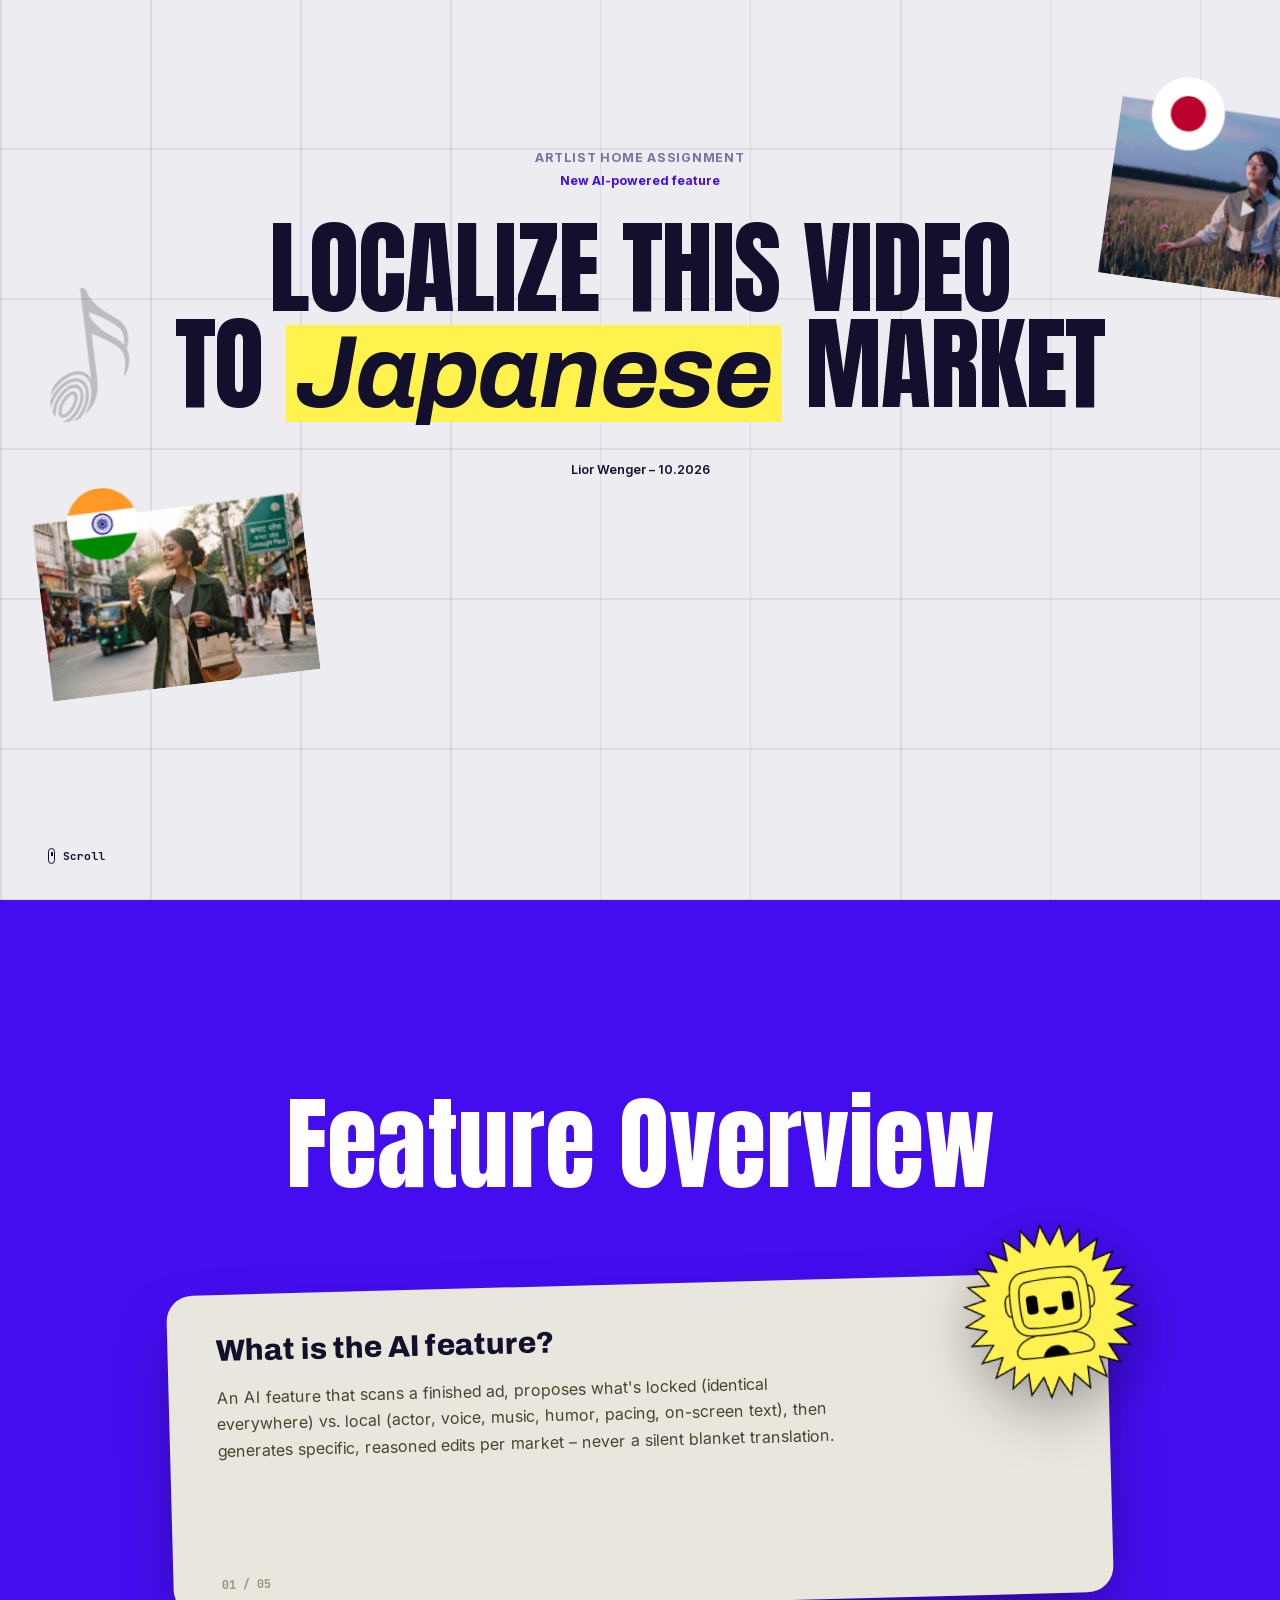
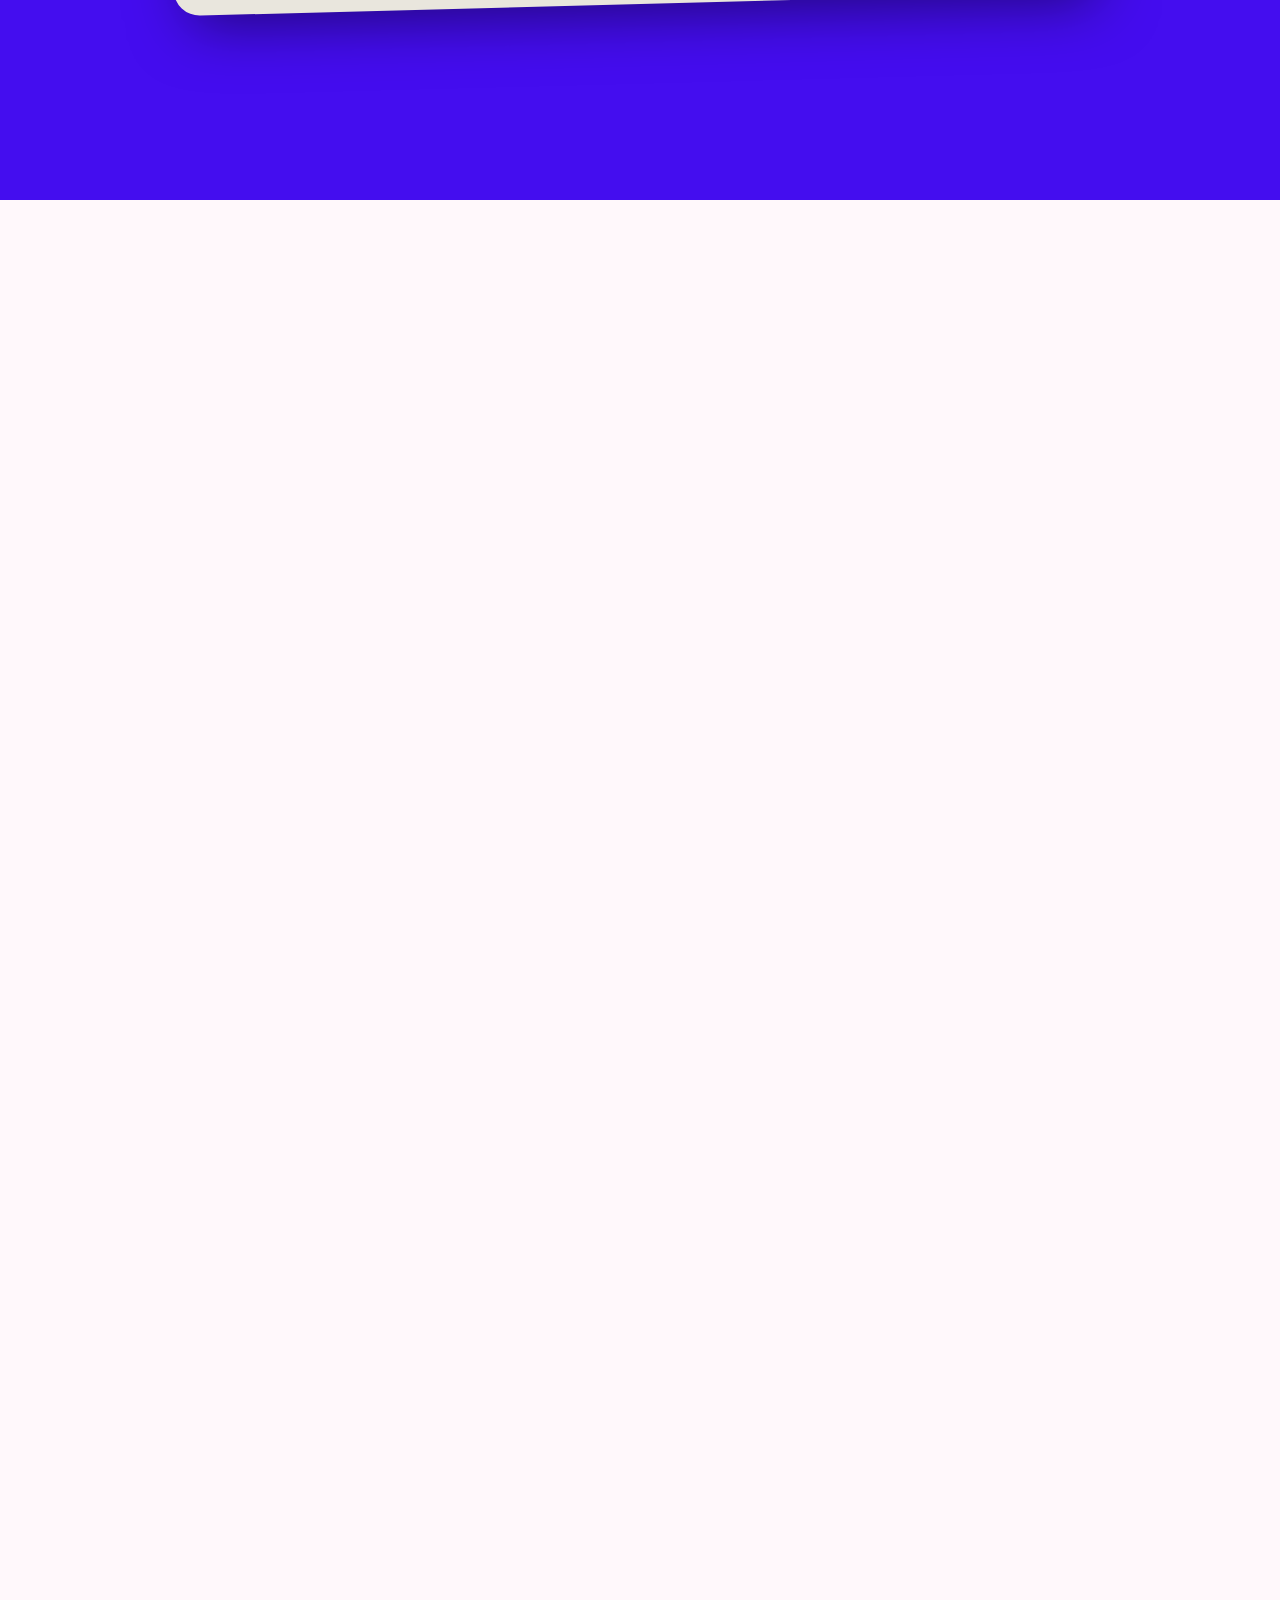
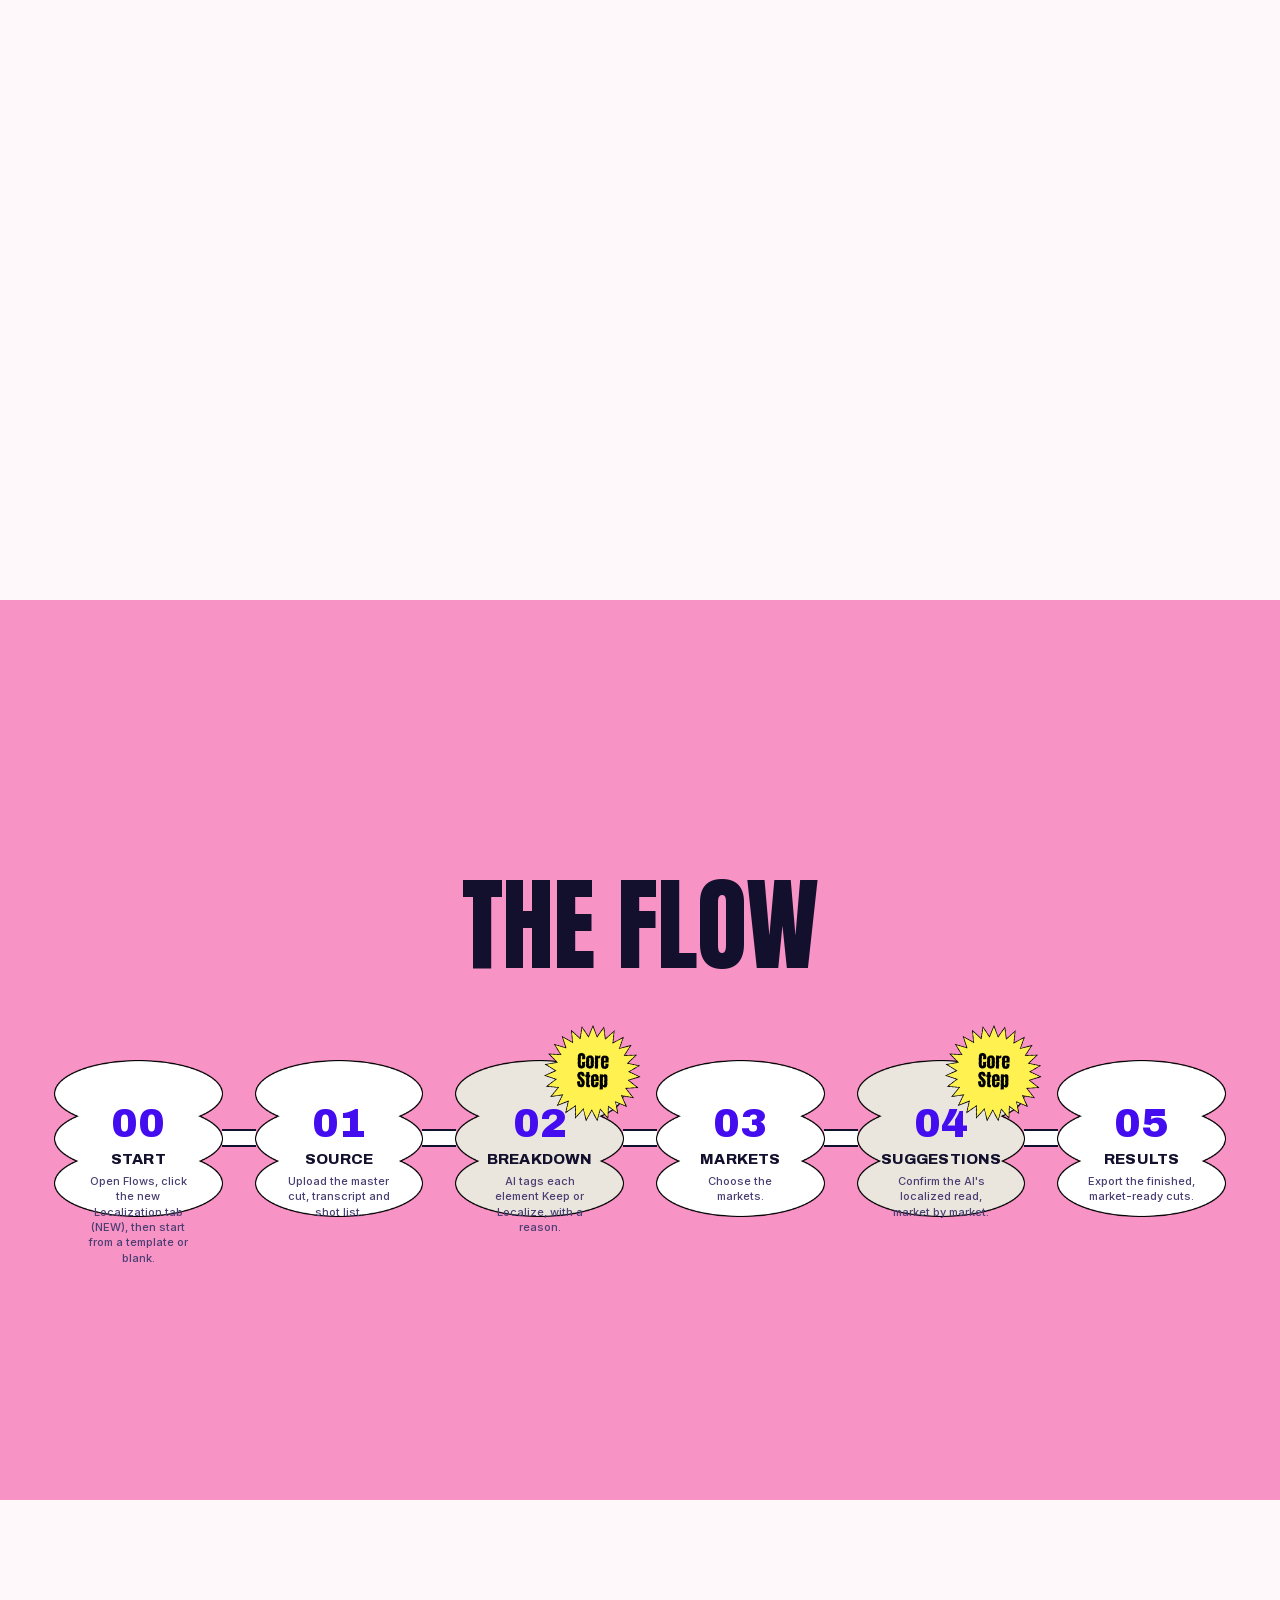
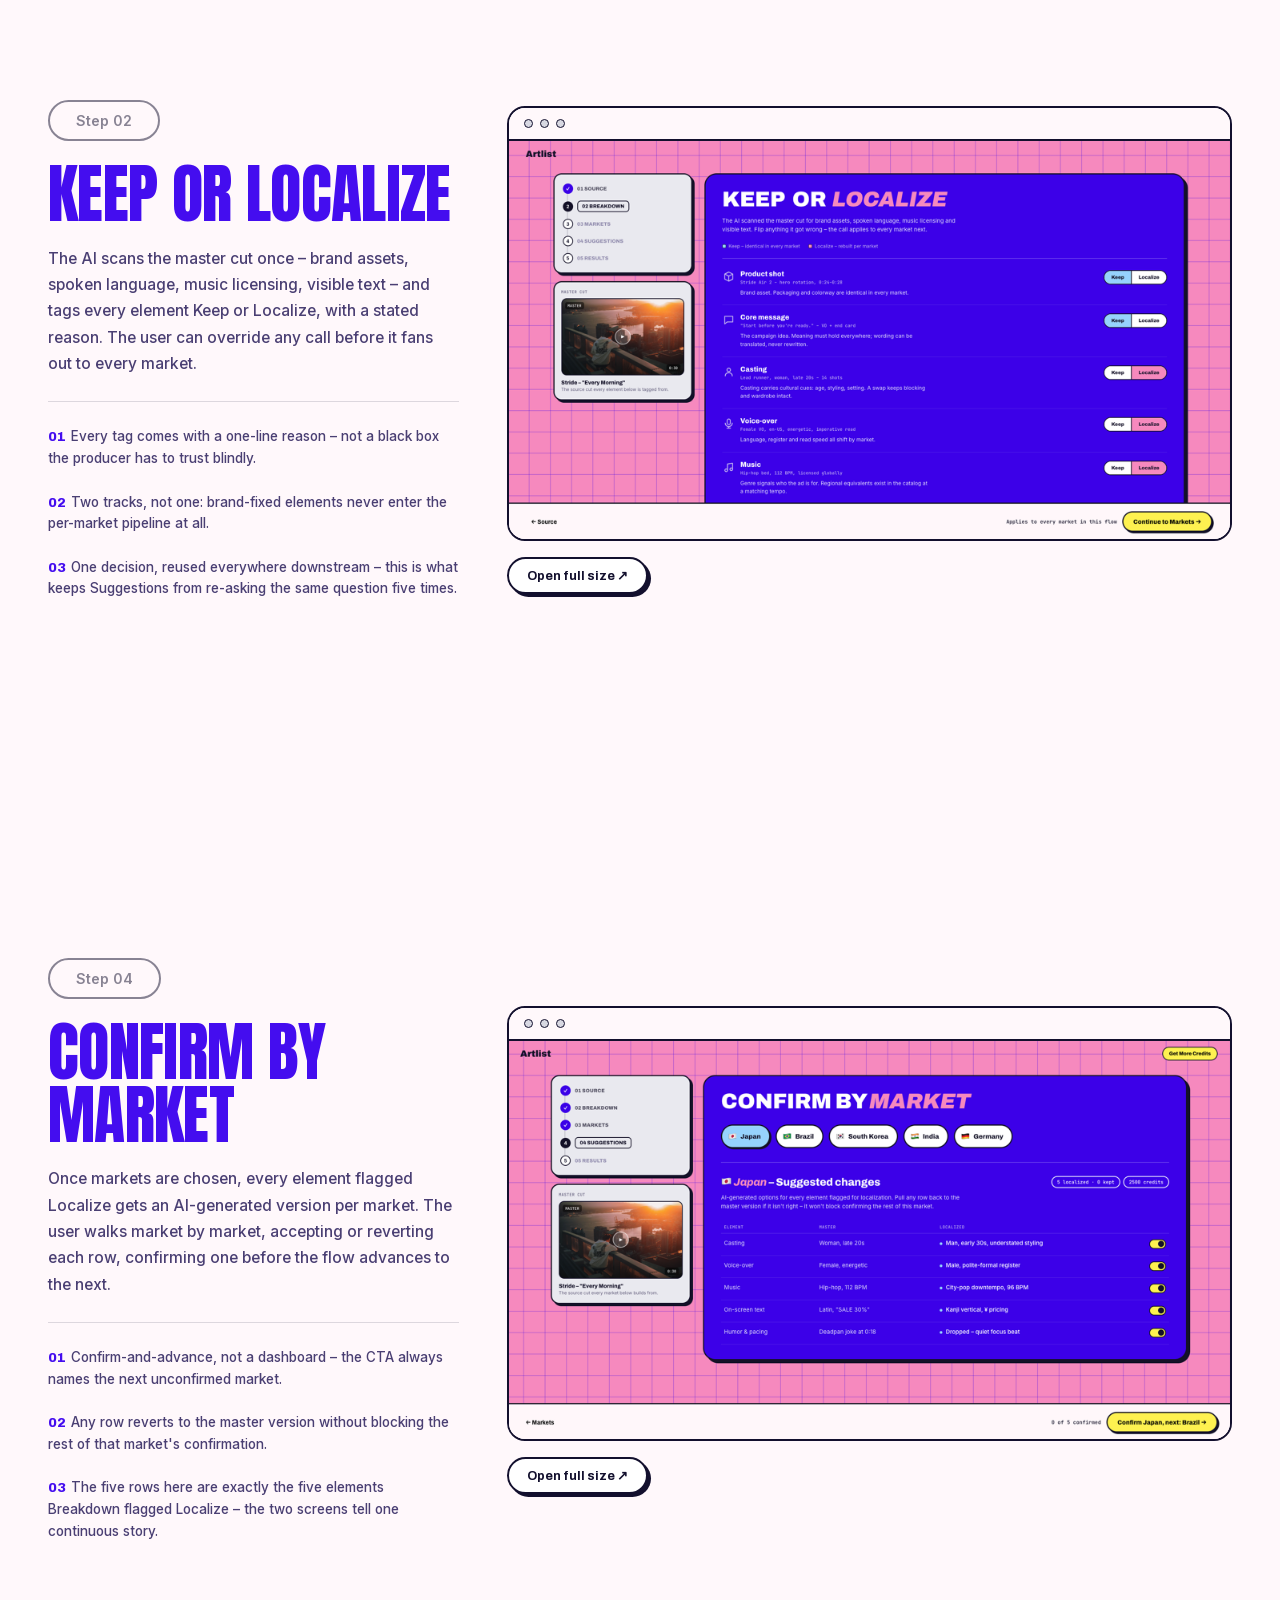
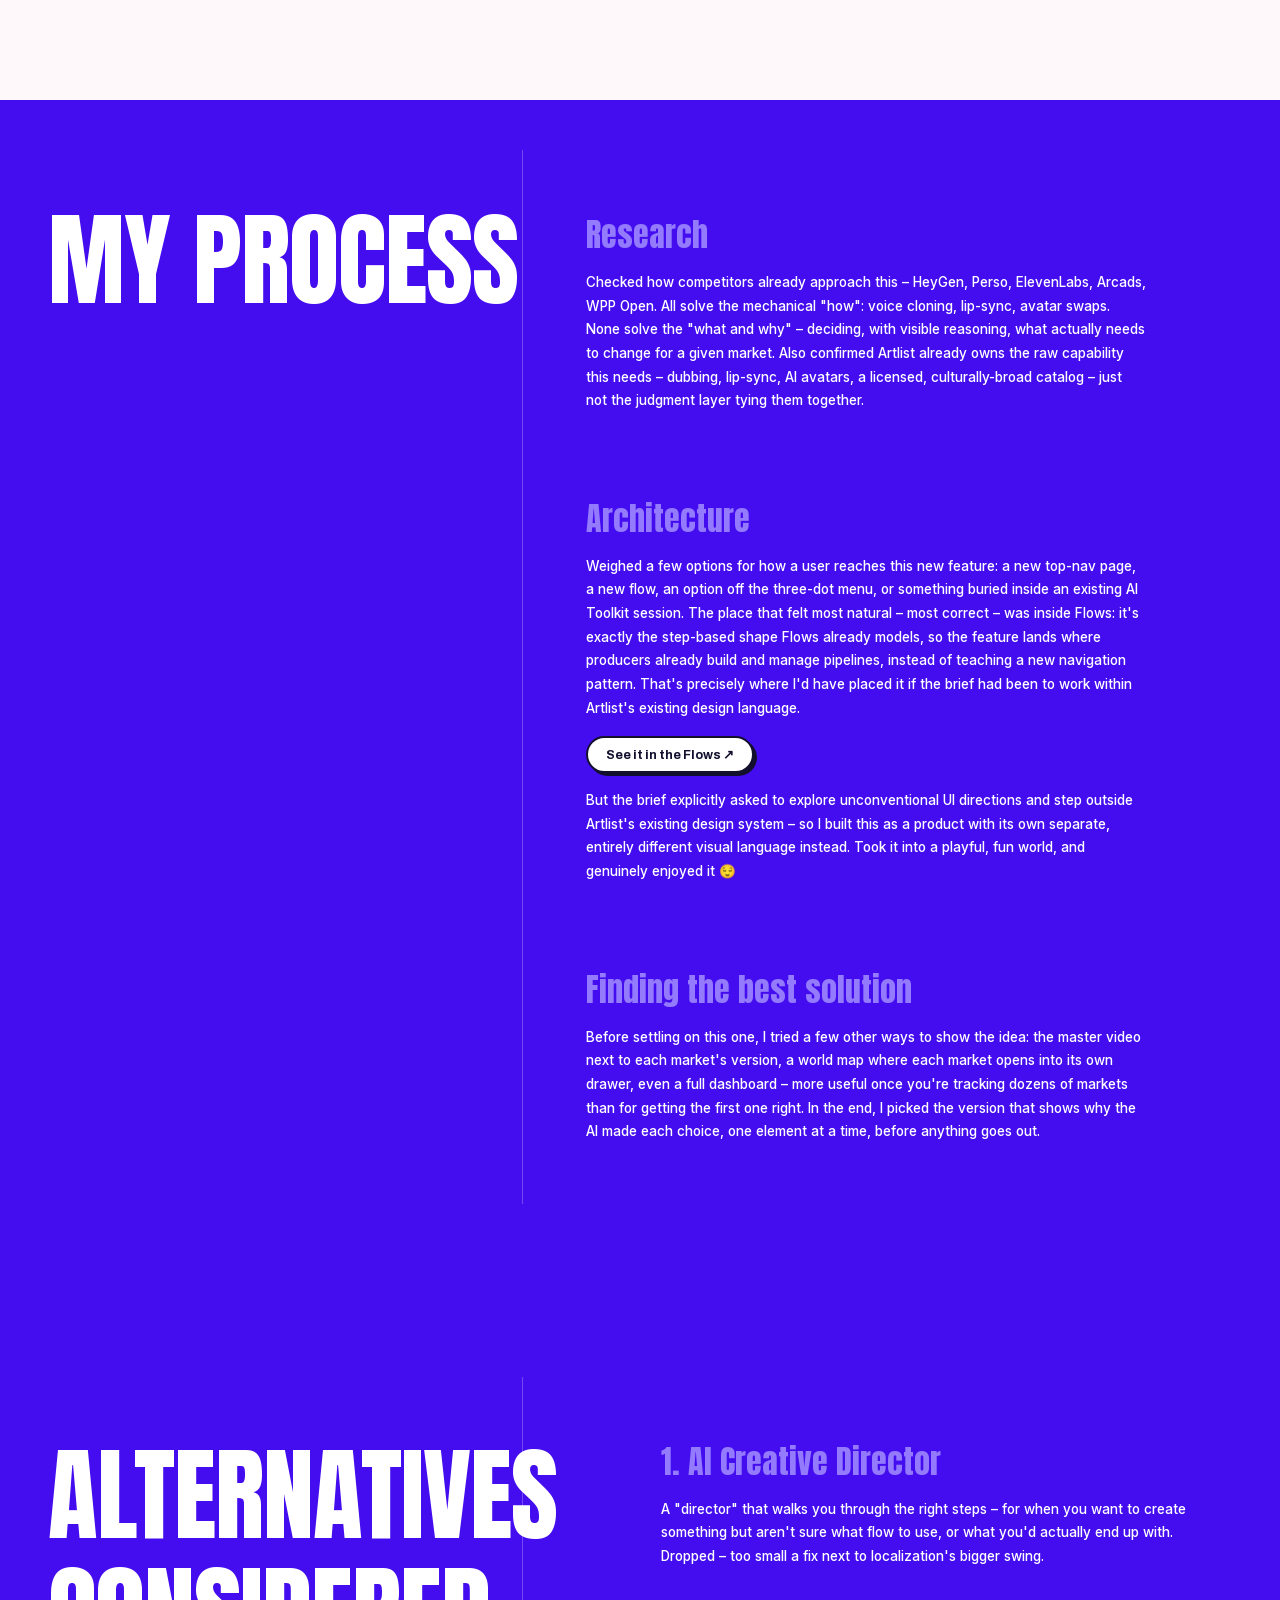
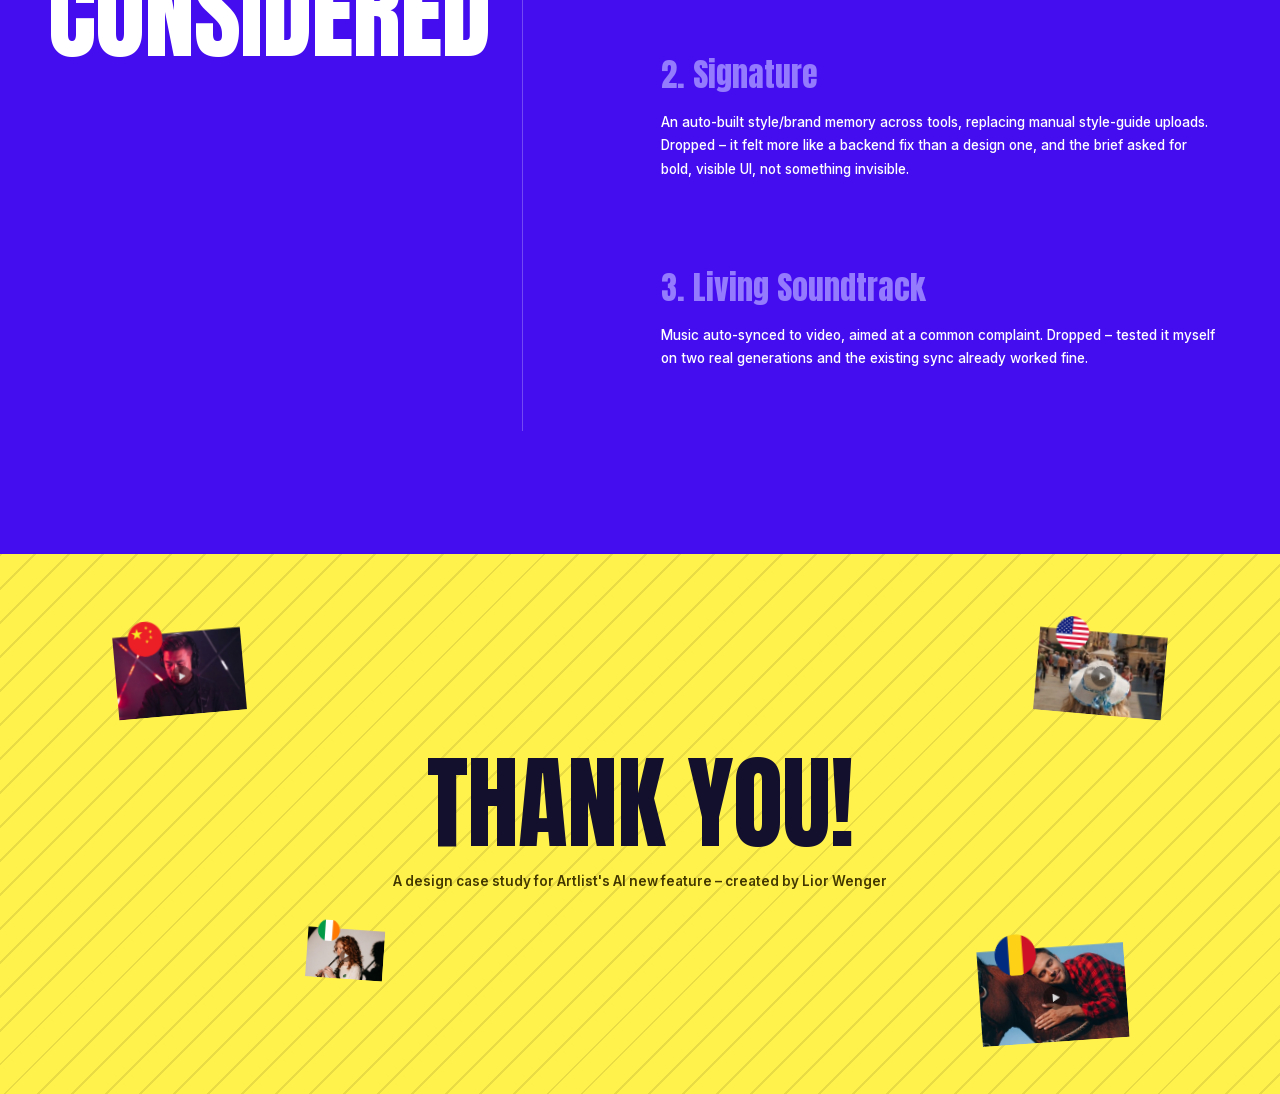
<file: index.html>
<!doctype html>
<html lang="en">
<head>
<meta charset="utf-8">
<meta name="viewport" content="width=device-width, initial-scale=1">
<title>Cultural Localization – Artlist AI Toolkit</title>
<link rel="stylesheet" href="fonts/fonts.css">
<style>
  :root{
    --pink:#F893C6; --indigo:#440DEF; --ink:#13102e; --cream:#fff8fb;
    --yellow:#fff24d; --yellow-ink:#433800; --lightblue:#9FD8FF;
    --ink-dim:#4a3f73; --ink-faint:#7a6fa8;
    --sans:'Inter',-apple-system,BlinkMacSystemFont,'Segoe UI',sans-serif;
    --display:'Archivo',var(--sans);
    --impact:'Anton',var(--display);
    --mono:'JetBrains Mono',ui-monospace,SFMono-Regular,Menlo,monospace;
  }
  *{box-sizing:border-box;}
  html{scroll-behavior:smooth;}
  html,body{margin:0;background:var(--cream);color:var(--ink);font-family:var(--sans);-webkit-font-smoothing:antialiased;}
  a{color:inherit;}
  h1,h2,h3{margin:0;}
  p{margin:0;}
  button{font-family:inherit;cursor:pointer;background:none;border:none;color:inherit;}

  .grid-pink{
    background-color:var(--pink);
    background-image:repeating-linear-gradient(0deg, rgba(68,13,239,.28) 0 2px, transparent 2px 56px),
                      repeating-linear-gradient(90deg, rgba(68,13,239,.28) 0 2px, transparent 2px 56px);
  }
  .solid-pink{background-color:var(--pink);}
  .grid-grey{
    background-color:#ececf1;
    background-image:repeating-linear-gradient(0deg, rgba(19,16,46,.08) 0 1.5px, transparent 1.5px 150px),
                      repeating-linear-gradient(90deg, rgba(19,16,46,.08) 0 1.5px, transparent 1.5px 150px);
  }
  .grid-indigo{
    background-color:var(--indigo);
  }

  .fold{min-height:100vh;display:flex;flex-direction:column;justify-content:center;padding:110px 48px;position:relative;}
  @media (max-width:720px){ .fold{padding:90px 22px;} }
  .fold-inner{max-width:1180px;margin:0 auto;width:100%;}

  .fold-title{font-family:var(--impact);font-weight:400;text-transform:uppercase;font-size:clamp(34px,5vw,64px);line-height:0.98;letter-spacing:-0.01em;max-width:900px;}
  .fold-title .acc{color:var(--indigo);font-family:var(--display);font-style:italic;font-weight:700;}
  .fold-lede{font-size:15.5px;line-height:1.7;color:var(--ink-dim);max-width:620px;margin-top:20px;font-weight:500;}


  /* ---------- hero ---------- */
  .hero-fold{height:900px;min-height:0;justify-content:flex-start;padding-top:150px;}
  .hero-fold .fold-inner{position:relative;display:flex;flex-direction:column;align-items:center;text-align:center;}
  .hero-eyebrow{display:flex;flex-direction:column;align-items:center;gap:8px;margin-bottom:32px;position:relative;z-index:2;}
  .he-line1{font-family:var(--sans);font-weight:700;font-size:12.5px;letter-spacing:.06em;text-transform:uppercase;color:var(--ink-faint);}
  .he-line2{font-family:var(--sans);font-weight:800;font-size:12.5px;color:var(--indigo);}
  .hero-fold h1{position:relative;z-index:2;text-align:center;font-family:var(--impact);font-weight:400;text-transform:uppercase;line-height:0.94;font-size:clamp(46px,8vw,104px);letter-spacing:-0.01em;}
  .hero-fold h1 .cycle-word{color:var(--ink);background:var(--yellow);padding:0 .08em;font-family:var(--display);font-style:italic;font-weight:700;text-transform:none;display:inline-block;transition:opacity .22s;}
  .hero-byline{position:relative;z-index:2;font-family:var(--sans);font-weight:600;font-size:12.5px;color:var(--ink);margin-top:40px;}

  .hero-photo{position:absolute;perspective:1600px;z-index:3;}
  .hero-photo-inner{position:relative;width:100%;height:100%;transform-style:preserve-3d;transition:transform 1.6s cubic-bezier(.45,0,.2,1);}
  .hero-photo.flipped .hero-photo-inner{transform:rotateY(180deg);}
  .hero-photo-face{position:absolute;inset:0;backface-visibility:hidden;-webkit-backface-visibility:hidden;overflow:hidden;}
  .hero-photo-face.back{transform:rotateY(180deg);}
  .hero-photo-face img{width:100%;height:100%;object-fit:cover;display:block;}

  .hero-photo-1{top:-64px;right:-150px;width:clamp(190px,21vw,300px);aspect-ratio:541/414;transform:rotate(8deg);}
  .hero-photo-2{top:330px;left:-10px;width:clamp(190px,21vw,300px);aspect-ratio:541/414;transform:rotate(-7deg);}
  @media (max-width:900px){ .hero-photo-1{top:-16px;right:-20px;width:clamp(130px,22vw,200px);} .hero-photo-2{top:260px;width:clamp(130px,22vw,200px);} }
  @media (max-width:600px){ .hero-photo-1{width:110px;right:0;} .hero-photo-2{top:230px;width:110px;} }

  .hero-shape{position:absolute;display:block;pointer-events:none;}
  /* mic/note live INSIDE their photo card now, so they can never end up positioned off-screen */
  .hero-photo-1 .hero-shape-mic{bottom:-224px;right:-65px;width:155px;z-index:4;opacity:.2;}
  .hero-photo-2 .hero-shape-note{top:-212px;left:14px;width:150px;z-index:4;opacity:.2;}

  .scroll-cue{position:absolute;bottom:36px;left:48px;font-family:var(--mono);font-weight:700;font-size:11px;color:var(--ink);display:flex;align-items:center;gap:8px;}
  .scroll-cue .dot{width:7px;height:16px;border:1.5px solid var(--ink);border-radius:5px;position:relative;}
  .scroll-cue .dot::after{content:'';position:absolute;top:3px;left:50%;width:2px;height:4px;background:var(--ink);transform:translateX(-50%);animation:cueMove 1.6s ease-in-out infinite;}
  @keyframes cueMove{0%,100%{top:3px;opacity:1;}50%{top:8px;opacity:.3;}}

  /* ---------- pinned feature-overview stack ---------- */
  .pin-section{position:relative;height:500vh;}
  .pin-sticky{position:sticky;top:0;height:100vh;overflow:hidden;display:flex;flex-direction:column;align-items:center;justify-content:center;padding:40px 24px;background-color:var(--indigo);
  }
  .pin-heading{position:relative;font-family:var(--impact);font-weight:400;text-transform:none;font-size:clamp(46px,8vw,104px);line-height:0.94;color:#fff;margin-bottom:92px;text-align:center;max-width:1000px;}
  .card-stack{position:relative;width:min(940px,80vw);height:320px;}
  @media (max-width:900px){ .card-stack{width:88vw;height:360px;} }
  @media (max-width:640px){ .card-stack{height:380px;} }
  .stack-card{position:absolute;inset:0;background:#e9e6dd;border-radius:26px;padding:40px 48px 32px;box-shadow:0 26px 60px -18px rgba(0,0,0,.5);transition:transform .6s cubic-bezier(.22,.9,.3,1);}
  @media (max-width:640px){ .stack-card{padding:28px 26px 22px;} }
  .stack-card[data-i="0"]{transform:translate(130vw,0) rotate(-1.5deg);}
  .stack-card[data-i="0"].active{transform:translate(0,0) rotate(-1.5deg);}
  .stack-card[data-i="1"]{transform:translate(130vw,10px) rotate(1.5deg);}
  .stack-card[data-i="1"].active{transform:translate(10px,10px) rotate(1.5deg);}
  .stack-card[data-i="2"]{transform:translate(130vw,22px) rotate(-2deg);}
  .stack-card[data-i="2"].active{transform:translate(-8px,22px) rotate(-2deg);}
  .stack-card[data-i="3"]{transform:translate(130vw,34px) rotate(1deg);}
  .stack-card[data-i="3"].active{transform:translate(6px,34px) rotate(1deg);}
  .stack-card[data-i="4"]{transform:translate(130vw,46px) rotate(-1deg);}
  .stack-card[data-i="4"].active{transform:translate(-4px,46px) rotate(-1deg);}
  .sc-q{font-family:var(--display);font-weight:800;font-size:clamp(18px,2.4vw,30px);margin-bottom:18px;max-width:none;white-space:nowrap;}
  .sc-a{font-size:16px;line-height:1.65;color:#4a4530;max-width:74%;}
  .sc-icon{position:absolute;width:176px;height:176px;object-fit:contain;filter:drop-shadow(0 18px 30px rgba(0,0,0,.35));}
  .stack-card[data-i="0"] .sc-icon{top:-50px;right:-32px;transform:rotate(-6deg);}
  .stack-card[data-i="1"] .sc-icon{top:50%;right:-56px;transform:translateY(-50%) rotate(6deg);}
  .stack-card[data-i="2"] .sc-icon{bottom:-40px;right:-8px;transform:rotate(-5deg);}
  .stack-card[data-i="3"] .sc-icon{top:12%;right:-44px;width:220px;height:220px;transform:rotate(-9deg);}
  .stack-card[data-i="4"] .sc-icon{bottom:-36px;right:-28px;transform:rotate(7deg);}
  @media (max-width:640px){
    .sc-icon{width:74px;height:74px;}
    .stack-card[data-i="0"] .sc-icon{top:-16px;right:-10px;}
    .stack-card[data-i="1"] .sc-icon{top:38%;right:-18px;transform:translateY(-50%) rotate(6deg);}
    .stack-card[data-i="2"] .sc-icon{bottom:-14px;right:-6px;}
    .stack-card[data-i="3"] .sc-icon{top:8%;right:-14px;width:92px;height:92px;}
    .stack-card[data-i="4"] .sc-icon{bottom:-12px;right:-8px;}
    .sc-q{max-width:66%;white-space:normal;} .sc-a{max-width:100%;}
  }
  .sc-num{position:absolute;bottom:22px;left:48px;font-family:var(--mono);font-weight:700;font-size:12px;color:#9b937a;}

  /* ---------- user flow ---------- */
  .flow-fold .fold-inner{max-width:1560px;}
  .flow-fold .fold-title{text-align:center;max-width:none;font-size:clamp(46px,8vw,104px);}
  .flow-fold .fold-lede{margin-left:auto;margin-right:auto;text-align:center;}
  .flow-strip{display:flex;align-items:center;justify-content:center;margin-top:50px;padding:34px 6px 8px;}
  .flow-item{position:relative;flex:1 1 0;min-width:0;max-width:260px;}
  .flow-shape{display:block;width:100%;height:auto;}
  .flow-content{position:absolute;inset:0;display:flex;flex-direction:column;align-items:center;justify-content:flex-start;text-align:center;padding:42px 28px 0;}
  .flow-num{font-family:var(--display);font-weight:900;font-size:clamp(30px,3.2vw,40px);color:var(--indigo);margin-bottom:6px;}
  .flow-name{font-family:var(--display);font-weight:800;font-size:15px;text-transform:uppercase;letter-spacing:.01em;color:var(--ink);margin-bottom:7px;}
  .flow-desc{font-size:11px;line-height:1.4;color:var(--ink-dim);font-weight:500;max-width:135px;}
  .flow-connector{flex:0 0 34px;height:18px;align-self:center;background:#fff;border-top:2.5px solid var(--ink);border-bottom:2.5px solid var(--ink);margin:0 -1px;}
  .flow-badge{position:absolute;top:-42px;right:-24px;width:111px;height:111px;transform:rotate(-8deg);}
  @media (max-width:980px){ .flow-strip{justify-content:flex-start;} .flow-item{width:160px;} .flow-connector{width:32px;} .flow-badge{width:90px;height:90px;top:-33px;right:-18px;} }
  @media (max-width:640px){ .flow-item{width:140px;} .flow-connector{width:24px;height:14px;} .flow-badge{width:78px;height:78px;top:-27px;right:-15px;} }

  /* ---------- screen folds ---------- */
  .screen-fold{background:var(--cream);}
  .screen-fold .fold-inner{max-width:1440px;}
  .step-pill{display:inline-flex;align-items:center;border:2.5px solid var(--ink);border-radius:999px;padding:10px 26px;font-family:var(--sans);font-weight:600;font-size:14px;color:var(--ink);background:transparent;opacity:.5;margin-bottom:22px;}
  .sc-grid{display:grid;grid-template-columns:0.85fr 1.5fr;gap:48px;align-items:center;}
  @media (max-width:900px){ .sc-grid{grid-template-columns:1fr;} }
  .sc-text .fold-title{margin-bottom:16px;color:var(--indigo);}
  .sc-text .fold-title .acc{color:inherit;font-family:inherit;font-style:normal;font-weight:inherit;}
  .sc-divider{width:100%;max-width:480px;height:1px;background:rgba(19,16,46,.14);border:none;margin:24px 0;}
  .sc-callouts{display:flex;flex-direction:column;gap:22px;max-width:480px;margin-top:0;}
  .sc-callout-row{font-size:13.5px;line-height:1.6;color:var(--ink-dim);font-weight:500;}
  .sc-callout-row b{color:var(--indigo);font-family:var(--display);font-weight:800;margin-right:5px;}

  .browser-frame{border:2.5px solid var(--ink);border-radius:18px;overflow:hidden;background:#fff;}
  .browser-bar{display:flex;align-items:center;gap:7px;padding:11px 15px;background:var(--cream);border-bottom:2.5px solid var(--ink);}
  .browser-dot{width:9px;height:9px;border-radius:50%;background:#d8d8e2;border:1px solid var(--ink);}
  .browser-url{margin-left:9px;font-family:var(--mono);font-size:10.5px;color:var(--ink-dim);background:#fff;border:1.5px solid var(--ink);border-radius:999px;padding:4px 13px;flex:1;max-width:300px;}
  .browser-frame iframe{display:block;width:100%;height:min(54vh,520px);border:none;background:#F893C6;}
  .browser-frame img{display:block;width:100%;height:auto;}
  .openlink{display:inline-flex;align-items:center;gap:7px;margin-top:16px;font-family:var(--display);font-weight:700;font-size:12.5px;text-decoration:none;border:2.5px solid var(--ink);border-radius:999px;padding:9px 18px;color:var(--ink);background:#fff;box-shadow:3px 3px 0 var(--ink);}
  .openlink:hover{background:var(--yellow);}

  /* ---------- UI exploration ---------- */
  .ui-grid{display:grid;grid-template-columns:1.3fr 1fr;gap:34px;margin-top:34px;align-items:start;}
  @media (max-width:860px){ .ui-grid{grid-template-columns:1fr;} }
  .ui-points{display:flex;flex-direction:column;gap:16px;}
  .ui-point{font-size:13.5px;line-height:1.6;color:var(--ink-dim);padding-left:18px;border-left:3px solid var(--indigo);font-weight:500;}
  .ui-point b{color:var(--ink);font-weight:800;}
  .swatches{background:#fff;border:2.5px solid var(--ink);border-radius:18px;padding:22px;box-shadow:5px 5px 0 var(--ink);}
  .swatches .sw-label{font-family:var(--mono);font-weight:700;font-size:10.5px;text-transform:uppercase;letter-spacing:.06em;color:var(--ink-faint);margin-bottom:14px;}
  .sw-row{display:flex;gap:10px;flex-wrap:wrap;margin-bottom:16px;}
  .sw-chip{display:flex;align-items:center;gap:8px;font-family:var(--mono);font-weight:600;font-size:11px;color:var(--ink);border:2px solid var(--ink);border-radius:999px;padding:5px 11px 5px 7px;}
  .sw-dot{width:14px;height:14px;border-radius:50%;border:1.5px solid var(--ink);flex-shrink:0;}
  .swatches p{font-size:12.5px;line-height:1.6;color:var(--ink-dim);font-weight:500;}

  /* ---------- reasoning / alternatives ---------- */
  .alt-fold .fold-inner{max-width:1400px;}
  .alt-split{display:grid;grid-template-columns:2fr 3fr;position:relative;align-items:start;}
  .alt-split::before{content:'';position:absolute;top:-60px;bottom:-60px;left:40%;width:1px;background:rgba(255,255,255,.25);}
  @media (max-width:860px){ .alt-split{grid-template-columns:1fr;gap:40px;} .alt-split::before{display:none;} }
  .alt-left{padding-right:40px;}
  .alt-left .fold-title{color:#fff;font-size:clamp(46px,8vw,104px);max-width:none;line-height:1.15;}
  .alt-left img{width:clamp(220px,20vw,340px);height:auto;margin-top:40px;display:block;}
  @media (max-width:640px){ .alt-left img{width:180px;} }
  .alt-right{padding-left:64px;display:flex;flex-direction:column;gap:clamp(60px,9vh,110px);}
  @media (max-width:860px){ .alt-right{padding-left:0;} }
  .alt-item h3{font-family:var(--impact);font-weight:400;font-size:clamp(22px,2.7vw,32px);color:#947afc;margin-bottom:12px;}
  .alt-item p{font-size:13.5px;line-height:1.75;color:#fff;max-width:560px;font-weight:500;}

  /* ---------- my process ---------- */
  .process-fold .fold-inner{max-width:1400px;}
  .proc-split{display:grid;grid-template-columns:2fr 3fr;position:relative;align-items:start;}
  .proc-split::before{content:'';position:absolute;top:-60px;bottom:-60px;left:40%;width:1px;background:rgba(255,255,255,.25);}
  @media (max-width:860px){ .proc-split{grid-template-columns:1fr;gap:40px;} .proc-split::before{display:none;} }
  .proc-left .fold-title{color:#fff;font-size:clamp(46px,8vw,104px);max-width:none;}
  .proc-left img{width:clamp(280px,26vw,420px);height:auto;margin:80px auto 0;display:block;}
  @media (max-width:640px){ .proc-left img{width:220px;} }
  .proc-right{padding-left:64px;display:flex;flex-direction:column;gap:clamp(60px,9vh,110px);}
  @media (max-width:860px){ .proc-right{padding-left:0;} }
  .proc-item h3{font-family:var(--impact);font-weight:400;font-size:clamp(22px,2.7vw,32px);color:#947afc;margin-bottom:12px;}
  .proc-item p{font-size:13.5px;line-height:1.75;color:#fff;max-width:560px;font-weight:500;}
  .proc-item p + p{margin-top:12px;}
  .proc-item .openlink + p{margin-top:16px;}
  .why-grid{display:grid;grid-template-columns:1fr 1fr;gap:16px;margin-top:30px;}
  @media (max-width:780px){ .why-grid{grid-template-columns:1fr;} }
  .why-card{background:#fff;border:2.5px solid var(--ink);border-radius:16px;padding:20px 22px;box-shadow:5px 5px 0 var(--ink);}
  .why-card h3{font-family:var(--display);font-weight:800;font-size:15.5px;margin-bottom:8px;color:var(--ink);}
  .why-card p{font-size:13px;line-height:1.6;color:var(--ink-dim);font-weight:500;}
  .alt-row{margin-top:24px;background:var(--indigo);border:2.5px solid var(--ink);border-radius:16px;padding:22px 24px;box-shadow:5px 5px 0 var(--ink);}
  .alt-row .ov-label{font-family:var(--mono);font-weight:700;font-size:10.5px;text-transform:uppercase;letter-spacing:.06em;color:var(--yellow);margin-bottom:10px;}
  .alt-row p{font-size:13px;line-height:1.65;color:#e4defc;}
  .alt-row p b{color:#fff;}
  .alt-row p + p{margin-top:8px;}

  /* ---------- footer ---------- */
  .footer-fold{min-height:60vh;background-color:var(--yellow);position:relative;
    background-image:repeating-linear-gradient(135deg, rgba(67,56,0,.12) 0 2px, transparent 2px 24px);
    display:flex;align-items:center;justify-content:center;text-align:center;}
  .footer-fold .fold-title{max-width:none;margin:0 auto;font-size:clamp(46px,8vw,104px);line-height:0.94;}
  .footer-photo-1{left:9%;top:12%;width:clamp(110px,10vw,190px);aspect-ratio:4/3;transform:rotate(-5deg);}
  .footer-photo-2{left:24%;top:68%;width:clamp(70px,6vw,115px);aspect-ratio:4/3;transform:rotate(4deg);}
  .footer-photo-3{right:9%;top:12%;width:clamp(105px,10vw,185px);aspect-ratio:4/3;transform:rotate(5deg);}
  .footer-photo-4{right:12%;top:70%;width:clamp(125px,11.5vw,225px);aspect-ratio:4/3;transform:rotate(-4deg);}
  @media (max-width:860px){
    .footer-photo-1,.footer-photo-2,.footer-photo-3,.footer-photo-4{display:none;}
  }
  .footer-fold p{color:var(--yellow-ink);font-size:clamp(9px,2.3vw,13.5px);max-width:none;white-space:nowrap;margin:20px auto 0;line-height:1.6;font-weight:600;}

  /* ---------- lightbox ---------- */
  .lightbox{position:fixed;inset:0;background:rgba(10,8,30,.86);z-index:100;display:none;align-items:flex-start;justify-content:center;padding:36px 28px;overflow-y:auto;}
  .lightbox.open{display:flex;}
  .lightbox-frame{width:min(1680px,97vw);height:min(86vh,940px);background:#fff;border-radius:16px;overflow:hidden;position:relative;box-shadow:0 30px 80px -20px rgba(0,0,0,.6);flex-shrink:0;}
  .lightbox-frame iframe{width:100%;height:100%;border:none;display:block;}
  .lightbox-close{position:absolute;top:14px;right:14px;z-index:2;width:36px;height:36px;border-radius:50%;background:#fff;border:2.5px solid var(--ink);display:flex;align-items:center;justify-content:center;font-weight:800;font-size:15px;cursor:pointer;box-shadow:3px 3px 0 var(--ink);}
</style>
</head>
<body>


<!-- hero -->
<section class="fold hero-fold grid-grey" id="fold-1">
  <div class="fold-inner">
    <div class="hero-eyebrow">
      <span class="he-line1">Artlist Home Assignment</span>
      <span class="he-line2">New AI-powered feature</span>
    </div>
    <h1>Localize this video<br>to <span class="cycle-word" id="cycleWord">Indian</span> market</h1>
    <div class="hero-byline">Lior Wenger – 10.2026</div>

    <div class="hero-photo hero-photo-1" id="heroPhoto1">
      <div class="hero-photo-inner">
        <div class="hero-photo-face front"><img src="icons-artlist/header1-A.png" alt=""></div>
        <div class="hero-photo-face back"><img src="icons-artlist/header1-B.png" alt=""></div>
      </div>
      <img class="hero-shape hero-shape-mic" src="icons-artlist/mic.png" alt="">
    </div>
    <div class="hero-photo hero-photo-2" id="heroPhoto2">
      <div class="hero-photo-inner">
        <div class="hero-photo-face front"><img src="icons-artlist/header2-A.png" alt=""></div>
        <div class="hero-photo-face back"><img src="icons-artlist/header2-B.png" alt=""></div>
      </div>
      <img class="hero-shape hero-shape-note" src="icons-artlist/note.png" alt="">
    </div>
  </div>
  <div class="scroll-cue"><span class="dot"></span>Scroll</div>
</section>

<!-- feature overview: pinned stack -->
<section class="pin-section" id="pinSection">
  <div class="pin-sticky">
    <h2 class="pin-heading">Feature Overview</h2>
    <div class="card-stack" id="cardStack">
      <div class="stack-card" data-i="0">
        <img class="sc-icon" src="icons-artlist/icon1.png" alt="">
        <div class="sc-q">What is the AI feature?</div>
        <div class="sc-a">An AI feature that scans a finished ad, proposes what's locked (identical everywhere) vs. local (actor, voice, music, humor, pacing, on-screen text), then generates specific, reasoned edits per market – never a silent blanket translation.</div>
        <div class="sc-num">01 / 05</div>
      </div>
      <div class="stack-card" data-i="1">
        <img class="sc-icon" src="icons-artlist/icon2.png" alt="">
        <div class="sc-q">What user problem does it solve?</div>
        <div class="sc-a">Global campaigns are either expensive to recreate by hand per market, or awkwardly translated in place. Knowing which parts of a creative idea are invariant and which need to be culturally rebuilt is the actual, unsolved problem.</div>
        <div class="sc-num">02 / 05</div>
      </div>
      <div class="stack-card" data-i="2">
        <img class="sc-icon" src="icons-artlist/icon3.png" alt="">
        <div class="sc-q">Who is the target user?</div>
        <div class="sc-a">Global marketing teams and agencies shipping one campaign to many markets at once – an enterprise/agency audience.</div>
        <div class="sc-num">03 / 05</div>
      </div>
      <div class="stack-card" data-i="3">
        <img class="sc-icon" src="icons-artlist/icon4.png" alt="">
        <div class="sc-q">Why is this the right fit for Artlist?</div>
        <div class="sc-a">Artlist is already moving from individual creators toward brands and agencies running serious, multi-market campaigns – this is a B2B-shaped problem, right in that direction. It also already owns the pieces this needs: dubbing, lip-sync, AI avatars, a licensed, culturally-broad catalog. Competitors solve the mechanical "how"; none solve the "what and why" with visible reasoning.</div>
        <div class="sc-num">04 / 05</div>
      </div>
      <div class="stack-card" data-i="4">
        <img class="sc-icon" src="icons-artlist/icon5.png" alt="">
        <div class="sc-q">Validating the Problem</div>
        <div class="sc-a">Brands already pay more for judgment, not just translation – it's called transcreation, and it costs 40–60% more than plain translation. Getting it wrong is expensive too: HSBC's bad translation led to a $10B rebrand. And tools like HeyGen still only handle the mechanical part – transcribe, translate, lip-sync – with no reasoning about what should actually change per market.</div>
        <div class="sc-num">05 / 05</div>
      </div>
    </div>
  </div>
</section>

<!-- user flow -->
<section class="fold flow-fold solid-pink" id="fold-3">
  <div class="fold-inner">
    <h2 class="fold-title">The Flow</h2>
    <div class="flow-strip">
      <div class="flow-item">
        <img class="flow-shape" src="icons-artlist/flow-icon.png" alt="">
        <div class="flow-content">
          <div class="flow-num">00</div>
          <div class="flow-name">Start</div>
          <div class="flow-desc">Open Flows, click the new Localization tab (NEW), then start from a template or blank.</div>
        </div>
      </div>
      <div class="flow-connector"></div>
      <div class="flow-item">
        <img class="flow-shape" src="icons-artlist/flow-icon.png" alt="">
        <div class="flow-content">
          <div class="flow-num">01</div>
          <div class="flow-name">Source</div>
          <div class="flow-desc">Upload the master cut, transcript and shot list.</div>
        </div>
      </div>
      <div class="flow-connector"></div>
      <div class="flow-item">
        <img class="flow-shape" src="icons-artlist/flow-iconcore.png" alt="">
        <img class="flow-badge" src="icons-artlist/core-strp.png" alt="Core step">
        <div class="flow-content">
          <div class="flow-num">02</div>
          <div class="flow-name">Breakdown</div>
          <div class="flow-desc">AI tags each element Keep or Localize, with a reason.</div>
        </div>
      </div>
      <div class="flow-connector"></div>
      <div class="flow-item">
        <img class="flow-shape" src="icons-artlist/flow-icon.png" alt="">
        <div class="flow-content">
          <div class="flow-num">03</div>
          <div class="flow-name">Markets</div>
          <div class="flow-desc">Choose the markets.</div>
        </div>
      </div>
      <div class="flow-connector"></div>
      <div class="flow-item">
        <img class="flow-shape" src="icons-artlist/flow-iconcore.png" alt="">
        <img class="flow-badge" src="icons-artlist/core-strp.png" alt="Core step">
        <div class="flow-content">
          <div class="flow-num">04</div>
          <div class="flow-name">Suggestions</div>
          <div class="flow-desc">Confirm the AI's localized read, market by market.</div>
        </div>
      </div>
      <div class="flow-connector"></div>
      <div class="flow-item">
        <img class="flow-shape" src="icons-artlist/flow-icon.png" alt="">
        <div class="flow-content">
          <div class="flow-num">05</div>
          <div class="flow-name">Results</div>
          <div class="flow-desc">Export the finished, market-ready cuts.</div>
        </div>
      </div>
    </div>
  </div>
</section>

<!-- screen 1: breakdown -->
<section class="fold screen-fold" id="fold-4">
  <div class="fold-inner">
    <div class="sc-grid">
      <div class="sc-text">
        <div class="step-pill">Step 02</div>
        <h2 class="fold-title">Keep or <span class="acc">localize</span></h2>
        <p class="fold-lede">The AI scans the master cut once – brand assets, spoken language, music licensing, visible text – and tags every element Keep or Localize, with a stated reason. The user can override any call before it fans out to every market.</p>
        <hr class="sc-divider">
        <div class="sc-callouts">
          <div class="sc-callout-row"><b>01</b>Every tag comes with a one-line reason – not a black box the producer has to trust blindly.</div>
          <div class="sc-callout-row"><b>02</b>Two tracks, not one: brand-fixed elements never enter the per-market pipeline at all.</div>
          <div class="sc-callout-row"><b>03</b>One decision, reused everywhere downstream – this is what keeps Suggestions from re-asking the same question five times.</div>
        </div>
      </div>
      <div class="sc-screen">
        <div class="browser-frame">
          <div class="browser-bar">
            <span class="browser-dot"></span><span class="browser-dot"></span><span class="browser-dot"></span>
          </div>
          <img src="icons-artlist/screen1.png" alt="02 Breakdown screen">
        </div>
        <button class="openlink" onclick="openModal('screens/breakdown.html')">Open full size ↗</button>
      </div>
    </div>
  </div>
</section>

<!-- screen 2: suggestions -->
<section class="fold screen-fold" id="fold-5">
  <div class="fold-inner">
    <div class="sc-grid">
      <div class="sc-text">
        <div class="step-pill">Step 04</div>
        <h2 class="fold-title">Confirm by <span class="acc">market</span></h2>
        <p class="fold-lede">Once markets are chosen, every element flagged Localize gets an AI-generated version per market. The user walks market by market, accepting or reverting each row, confirming one before the flow advances to the next.</p>
        <hr class="sc-divider">
        <div class="sc-callouts">
          <div class="sc-callout-row"><b>01</b>Confirm-and-advance, not a dashboard – the CTA always names the next unconfirmed market.</div>
          <div class="sc-callout-row"><b>02</b>Any row reverts to the master version without blocking the rest of that market's confirmation.</div>
          <div class="sc-callout-row"><b>03</b>The five rows here are exactly the five elements Breakdown flagged Localize – the two screens tell one continuous story.</div>
        </div>
      </div>
      <div class="sc-screen">
        <div class="browser-frame">
          <div class="browser-bar">
            <span class="browser-dot"></span><span class="browser-dot"></span><span class="browser-dot"></span>
          </div>
          <img src="icons-artlist/screen2.png" alt="04 Suggestions screen">
        </div>
        <button class="openlink" onclick="openModal('screens/suggestions.html')">Open full size ↗</button>
      </div>
    </div>
  </div>
</section>

<!-- my process -->
<section class="fold process-fold grid-indigo" id="fold-6">
  <div class="fold-inner">
    <div class="proc-split">
      <div class="proc-left">
        <h2 class="fold-title">My process</h2>
      </div>
      <div class="proc-right">
        <div class="proc-item">
          <h3>Research</h3>
          <p>Checked how competitors already approach this – HeyGen, Perso, ElevenLabs, Arcads, WPP Open. All solve the mechanical "how": voice cloning, lip-sync, avatar swaps. None solve the "what and why" – deciding, with visible reasoning, what actually needs to change for a given market. Also confirmed Artlist already owns the raw capability this needs – dubbing, lip-sync, AI avatars, a licensed, culturally-broad catalog – just not the judgment layer tying them together.</p>
        </div>
        <div class="proc-item">
          <h3>Architecture</h3>
          <p>Weighed a few options for how a user reaches this new feature: a new top-nav page, a new flow, an option off the three-dot menu, or something buried inside an existing AI Toolkit session. The place that felt most natural – most correct – was inside Flows: it's exactly the step-based shape Flows already models, so the feature lands where producers already build and manage pipelines, instead of teaching a new navigation pattern. That's precisely where I'd have placed it if the brief had been to work within Artlist's existing design language.</p>
          <button class="openlink" onclick="openModal('flow-sketch.html')">See it in the Flows ↗</button>
          <p>But the brief explicitly asked to explore unconventional UI directions and step outside Artlist's existing design system – so I built this as a product with its own separate, entirely different visual language instead. Took it into a playful, fun world, and genuinely enjoyed it 😌</p>
        </div>
        <div class="proc-item">
          <h3>Finding the best solution</h3>
          <p>Before settling on this one, I tried a few other ways to show the idea: the master video next to each market's version, a world map where each market opens into its own drawer, even a full dashboard – more useful once you're tracking dozens of markets than for getting the first one right. In the end, I picked the version that shows why the AI made each choice, one element at a time, before anything goes out.</p>
        </div>
      </div>
    </div>
  </div>
</section>

<!-- alternatives considered -->
<section class="fold reasoning-fold alt-fold grid-indigo" id="fold-7">
  <div class="fold-inner">
    <div class="alt-split">
      <div class="alt-left">
        <h2 class="fold-title">alternatives<br>considered</h2>
      </div>
      <div class="alt-right">
        <div class="alt-item">
          <h3>1. AI Creative Director</h3>
          <p>A "director" that walks you through the right steps – for when you want to create something but aren't sure what flow to use, or what you'd actually end up with. Dropped – too small a fix next to localization's bigger swing.</p>
        </div>
        <div class="alt-item">
          <h3>2. Signature</h3>
          <p>An auto-built style/brand memory across tools, replacing manual style-guide uploads. Dropped – it felt more like a backend fix than a design one, and the brief asked for bold, visible UI, not something invisible.</p>
        </div>
        <div class="alt-item">
          <h3>3. Living Soundtrack</h3>
          <p>Music auto-synced to video, aimed at a common complaint. Dropped – tested it myself on two real generations and the existing sync already worked fine.</p>
        </div>
      </div>
    </div>
  </div>
</section>

<!-- footer -->
<section class="footer-fold">
  <div class="hero-photo footer-photo-1" id="footerPhoto1">
    <div class="hero-photo-inner">
      <div class="hero-photo-face front"><img src="icons-artlist/footer1-A.png" alt=""></div>
      <div class="hero-photo-face back"><img src="icons-artlist/footer1-B.png" alt=""></div>
    </div>
  </div>
  <div class="hero-photo footer-photo-2" id="footerPhoto2">
    <div class="hero-photo-inner">
      <div class="hero-photo-face front"><img src="icons-artlist/foote2-A.png" alt=""></div>
      <div class="hero-photo-face back"><img src="icons-artlist/foote2-B.png" alt=""></div>
    </div>
  </div>
  <div class="hero-photo footer-photo-3" id="footerPhoto3">
    <div class="hero-photo-inner">
      <div class="hero-photo-face front"><img src="icons-artlist/footer3-A.png" alt=""></div>
      <div class="hero-photo-face back"><img src="icons-artlist/footer3-B.png" alt=""></div>
    </div>
  </div>
  <div class="hero-photo footer-photo-4" id="footerPhoto4">
    <div class="hero-photo-inner">
      <div class="hero-photo-face front"><img src="icons-artlist/footer4-A.png" alt=""></div>
      <div class="hero-photo-face back"><img src="icons-artlist/footer4-B.png" alt=""></div>
    </div>
  </div>
  <div>
    <h2 class="fold-title">Thank you!</h2>
    <p>A design case study for Artlist's AI new feature – created by Lior Wenger</p>
  </div>
</section>

<div class="lightbox" id="lightbox" onclick="if(event.target===this) closeModal()">
  <div class="lightbox-frame">
    <button class="lightbox-close" onclick="closeModal()">✕</button>
    <iframe id="lbFrame" src="" title="Full-size view" onload="try{this.contentWindow.scrollTo(0,0);}catch(e){}"></iframe>
  </div>
</div>

<script>
function openModal(src){
  document.getElementById('lbFrame').src = src;
  const lb = document.getElementById('lightbox');
  lb.classList.add('open');
  lb.scrollTop = 0;
}
function closeModal(){
  document.getElementById('lightbox').classList.remove('open');
  document.getElementById('lbFrame').src = '';
}
document.addEventListener('keydown', e=>{ if(e.key==='Escape') closeModal(); });

// hero word cycling
const marketWords = ['Indian','Japanese','Brazilian','Korean','German'];
const cycleWordEl = document.getElementById('cycleWord');
let marketIdx = 0;
function updateMarket(){
  cycleWordEl.style.opacity = 0;
  setTimeout(()=>{
    cycleWordEl.textContent = marketWords[marketIdx];
    cycleWordEl.style.opacity = 1;
  }, 220);
}
setInterval(()=>{ marketIdx = (marketIdx+1) % marketWords.length; updateMarket(); }, 2600);

const heroPhoto1 = document.getElementById('heroPhoto1');
const heroPhoto2 = document.getElementById('heroPhoto2');
if(heroPhoto1){ setInterval(()=>{ heroPhoto1.classList.toggle('flipped'); }, 2000); }
if(heroPhoto2){ setTimeout(()=>{ setInterval(()=>{ heroPhoto2.classList.toggle('flipped'); }, 2000); }, 180); }

['footerPhoto1','footerPhoto3','footerPhoto4','footerPhoto2'].forEach((id, i)=>{
  const el = document.getElementById(id);
  if(el){ setTimeout(()=>{ setInterval(()=>{ el.classList.toggle('flipped'); }, 2000); }, i * 150); }
});

// pinned card-stack reveal
const pinSection = document.getElementById('pinSection');
const cards = document.querySelectorAll('.stack-card');
let ticking = false;
function updateStack(){
  const rect = pinSection.getBoundingClientRect();
  const scrollable = pinSection.offsetHeight - window.innerHeight;
  const rawProgress = Math.min(1, Math.max(0, -rect.top / scrollable));
  const readDelay = 0.18;
  const progress = Math.min(1, Math.max(0, (rawProgress - readDelay) / (1 - readDelay)));
  const remaining = cards.length - 1;
  const extra = Math.min(remaining, Math.floor(progress * remaining) + (progress > 0 ? 1 : 0));
  const activeCount = 1 + extra;
  cards.forEach((c,i)=> c.classList.toggle('active', i < activeCount));
  ticking = false;
}
document.addEventListener('scroll', ()=>{
  if(!ticking){ requestAnimationFrame(updateStack); ticking = true; }
}, {passive:true});
updateStack();

</script>
</body>
</html>
</file>
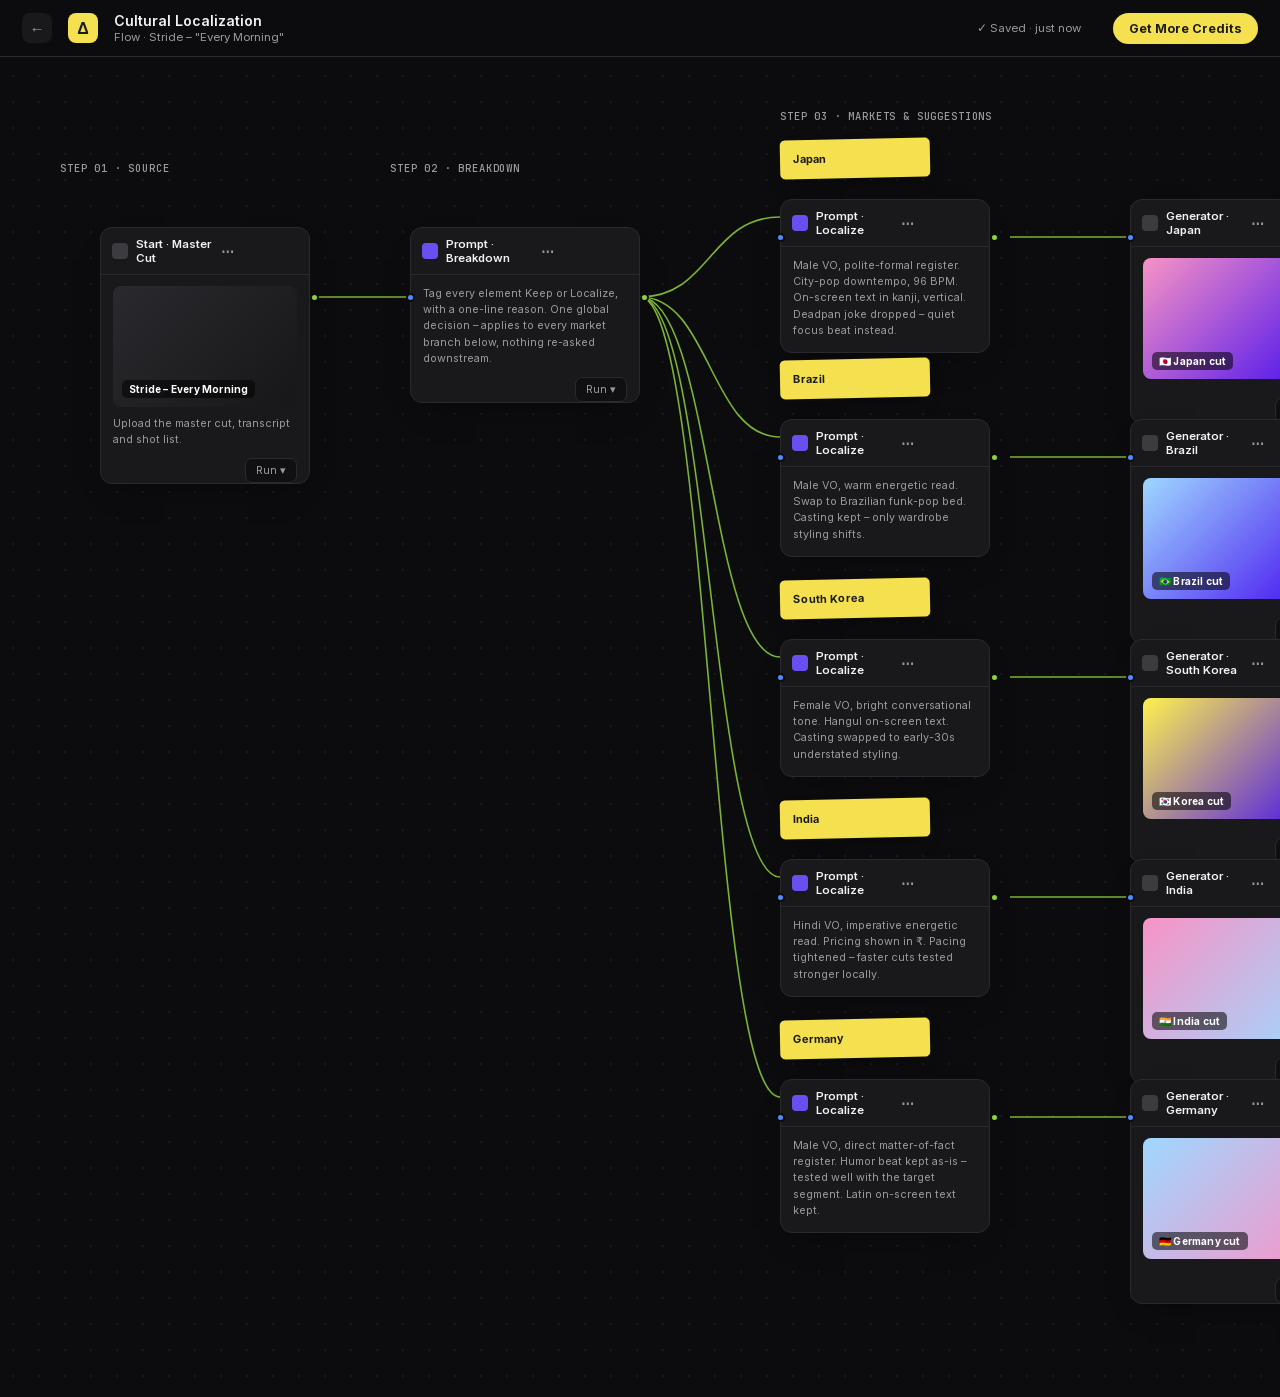
<file: flow-sketch.html>
<!doctype html>
<html lang="en">
<head>
<meta charset="utf-8">
<meta name="viewport" content="width=device-width, initial-scale=1">
<title>Localization – Flow sketch</title>
<link rel="stylesheet" href="fonts/fonts.css">
<style>
  :root{
    --bg:#0c0c0e; --panel:#19191c; --panel-line:#2a2a2e; --ink:#f2f2f3; --ink-dim:#9a9aa0;
    --yellow:#f5e14f; --green:#8fd13f; --blue:#4f8cff; --pink:#F893C6; --indigo:#6a4ff0;
    --sans:'Inter',-apple-system,BlinkMacSystemFont,'Segoe UI',sans-serif;
    --mono:'JetBrains Mono',ui-monospace,monospace;
  }
  *{box-sizing:border-box;}
  html,body{margin:0;background:var(--bg);color:var(--ink);font-family:var(--sans);-webkit-font-smoothing:antialiased;}
  p{margin:0;}

  /* app chrome */
  .topbar{display:flex;align-items:center;gap:16px;padding:12px 22px;border-bottom:1px solid var(--panel-line);}
  .back{width:30px;height:30px;border-radius:8px;background:var(--panel);display:flex;align-items:center;justify-content:center;color:var(--ink-dim);font-size:15px;flex-shrink:0;}
  .logo{width:30px;height:30px;border-radius:8px;background:var(--yellow);display:flex;align-items:center;justify-content:center;font-weight:800;color:#1b1b1d;font-size:16px;flex-shrink:0;}
  .topbar-title{font-size:14px;font-weight:600;}
  .topbar-sub{font-size:11.5px;color:var(--ink-dim);margin-top:1px;}
  .topbar-spacer{flex:1;}
  .credits-pill{background:var(--yellow);color:#1b1b1d;font-weight:700;font-size:12.5px;padding:8px 16px;border-radius:999px;}
  .saved{font-size:11.5px;color:var(--ink-dim);margin-right:16px;}

  /* canvas */
  .canvas-wrap{position:relative;overflow-x:auto;padding:70px 60px 90px;}
  .canvas{position:relative;width:1880px;height:1180px;}
  .bg-grid{position:absolute;inset:-90px -60px auto -60px;height:calc(100% + 160px);
    background-image:radial-gradient(rgba(255,255,255,.06) 1px, transparent 1px);
    background-size:26px 26px;}

  svg.wires{position:absolute;inset:0;width:100%;height:100%;overflow:visible;pointer-events:none;}
  svg.wires path{fill:none;stroke:var(--green);stroke-width:1.6;opacity:.85;}
  .port{position:absolute;width:9px;height:9px;border-radius:50%;background:var(--green);border:2px solid #0c0c0e;z-index:3;}
  .port.in{background:var(--blue);}

  .node{position:absolute;width:210px;background:var(--panel);border:1px solid var(--panel-line);border-radius:12px;box-shadow:0 14px 30px -18px rgba(0,0,0,.6);}
  .node-head{display:flex;align-items:center;gap:8px;padding:9px 11px;border-bottom:1px solid var(--panel-line);}
  .node-ic{width:16px;height:16px;border-radius:4px;flex-shrink:0;}
  .node-head span{font-size:11.5px;font-weight:600;color:var(--ink);flex:1;}
  .node-head .dots{color:var(--ink-dim);font-size:13px;}
  .node-body{padding:11px 12px 13px;}
  .node-body p{font-size:10.8px;line-height:1.5;color:var(--ink-dim);}
  .node-run{margin-top:10px;display:inline-flex;align-items:center;gap:5px;background:#101012;border:1px solid var(--panel-line);border-radius:7px;padding:5px 10px;font-size:10.5px;color:var(--ink-dim);float:right;}

  .thumb{width:100%;aspect-ratio:16/10.5;border-radius:8px;margin-bottom:9px;display:flex;align-items:flex-end;padding:9px;background-size:cover;background-position:center;}
  .thumb span{background:rgba(0,0,0,.55);color:#fff;font-size:10px;font-weight:700;padding:3px 7px;border-radius:5px;letter-spacing:.02em;}

  .sticky{position:absolute;width:150px;background:var(--yellow);color:#1b1b1d;font-size:11px;font-weight:700;line-height:1.4;padding:12px 13px;border-radius:5px;box-shadow:0 8px 18px -8px rgba(0,0,0,.5);transform:rotate(-1.2deg);}

  .lane-label{position:absolute;left:0;font-family:var(--mono);font-size:10.5px;color:var(--ink-dim);text-transform:uppercase;letter-spacing:.08em;}
</style>
</head>
<body>

<div class="topbar">
  <div class="back">←</div>
  <div class="logo">Δ</div>
  <div>
    <div class="topbar-title">Cultural Localization</div>
    <div class="topbar-sub">Flow · Stride – "Every Morning"</div>
  </div>
  <div class="topbar-spacer"></div>
  <div class="saved">✓ Saved · just now</div>
  <div class="credits-pill">Get More Credits</div>
</div>

<div class="canvas-wrap">
<div class="canvas">
  <div class="bg-grid"></div>

  <div class="lane-label" style="top:34px;">Step 01 · Source</div>
  <div class="lane-label" style="top:34px;left:330px;">Step 02 · Breakdown</div>
  <div class="lane-label" style="top:-18px;left:720px;">Step 03 · Markets &amp; Suggestions</div>
  <div class="lane-label" style="top:34px;left:1620px;">Step 04 · Results</div>

  <svg class="wires" viewBox="0 0 1880 1180">
    <!-- start -> breakdown -->
    <path d="M 250,170 C 300,170 300,170 350,170"/>
    <!-- breakdown -> 5 market branches -->
    <path d="M 580,170 C 650,170 650,90  720,90"/>
    <path d="M 580,170 C 650,170 650,310 720,310"/>
    <path d="M 580,170 C 650,170 650,530 720,530"/>
    <path d="M 580,170 C 650,170 650,750 720,750"/>
    <path d="M 580,170 C 650,170 650,970 720,970"/>
    <!-- prompt -> generator per branch -->
    <path d="M 950,110 C 1010,110 1010,110 1070,110"/>
    <path d="M 950,330 C 1010,330 1010,330 1070,330"/>
    <path d="M 950,550 C 1010,550 1010,550 1070,550"/>
    <path d="M 950,770 C 1010,770 1010,770 1070,770"/>
    <path d="M 950,990 C 1010,990 1010,990 1070,990"/>
    <!-- generator -> results column (all converge on one input) -->
    <path d="M 1300,170 C 1420,170 1420,170 1540,170"/>
    <path d="M 1300,390 C 1420,390 1420,170 1540,170"/>
    <path d="M 1300,610 C 1420,610 1420,170 1540,170"/>
    <path d="M 1300,830 C 1420,830 1420,170 1540,170"/>
    <path d="M 1300,1050 C 1420,1050 1420,170 1540,170"/>
  </svg>

  <!-- START -->
  <div class="node" style="left:40px;top:100px;">
    <div class="node-head"><div class="node-ic" style="background:#3b3b40;"></div><span>Start · Master Cut</span><span class="dots">⋯</span></div>
    <div class="node-body">
      <div class="thumb" style="background:linear-gradient(135deg,#2a2a2e,#17171a);"><span>Stride – Every Morning</span></div>
      <p>Upload the master cut, transcript and shot list.</p>
      <div class="node-run">Run ▾</div>
    </div>
  </div>
  <div class="port" style="left:250px;top:166px;"></div>

  <!-- BREAKDOWN -->
  <div class="node" style="left:350px;top:100px;width:230px;">
    <div class="node-head"><div class="node-ic" style="background:var(--indigo);"></div><span>Prompt · Breakdown</span><span class="dots">⋯</span></div>
    <div class="node-body">
      <p>Tag every element Keep or Localize, with a one-line reason. One global decision – applies to every market branch below, nothing re-asked downstream.</p>
      <div class="node-run">Run ▾</div>
    </div>
  </div>
  <div class="port in" style="left:346px;top:166px;"></div>
  <div class="port" style="left:580px;top:166px;"></div>

  <!-- market branches -->
  <!-- Japan -->
  <div class="sticky" style="left:720px;top:12px;">Japan</div>
  <div class="node" style="left:720px;top:72px;">
    <div class="node-head"><div class="node-ic" style="background:var(--indigo);"></div><span>Prompt · Localize</span><span class="dots">⋯</span></div>
    <div class="node-body"><p>Male VO, polite-formal register. City-pop downtempo, 96 BPM. On-screen text in kanji, vertical. Deadpan joke dropped – quiet focus beat instead.</p></div>
  </div>
  <div class="port in" style="left:716px;top:106px;"></div>
  <div class="port" style="left:930px;top:106px;"></div>
  <div class="node" style="left:1070px;top:72px;">
    <div class="node-head"><div class="node-ic" style="background:#3b3b40;"></div><span>Generator · Japan</span><span class="dots">⋯</span></div>
    <div class="node-body">
      <div class="thumb" style="background:linear-gradient(135deg,#F893C6,#440DEF);"><span>🇯🇵 Japan cut</span></div>
      <div class="node-run">Run ▾</div>
    </div>
  </div>
  <div class="port in" style="left:1066px;top:106px;"></div>

  <!-- Brazil -->
  <div class="sticky" style="left:720px;top:232px;">Brazil</div>
  <div class="node" style="left:720px;top:292px;">
    <div class="node-head"><div class="node-ic" style="background:var(--indigo);"></div><span>Prompt · Localize</span><span class="dots">⋯</span></div>
    <div class="node-body"><p>Male VO, warm energetic read. Swap to Brazilian funk-pop bed. Casting kept – only wardrobe styling shifts.</p></div>
  </div>
  <div class="port in" style="left:716px;top:326px;"></div>
  <div class="port" style="left:930px;top:326px;"></div>
  <div class="node" style="left:1070px;top:292px;">
    <div class="node-head"><div class="node-ic" style="background:#3b3b40;"></div><span>Generator · Brazil</span><span class="dots">⋯</span></div>
    <div class="node-body">
      <div class="thumb" style="background:linear-gradient(135deg,#9FD8FF,#440DEF);"><span>🇧🇷 Brazil cut</span></div>
      <div class="node-run">Run ▾</div>
    </div>
  </div>
  <div class="port in" style="left:1066px;top:326px;"></div>

  <!-- South Korea -->
  <div class="sticky" style="left:720px;top:452px;">South Korea</div>
  <div class="node" style="left:720px;top:512px;">
    <div class="node-head"><div class="node-ic" style="background:var(--indigo);"></div><span>Prompt · Localize</span><span class="dots">⋯</span></div>
    <div class="node-body"><p>Female VO, bright conversational tone. Hangul on-screen text. Casting swapped to early-30s understated styling.</p></div>
  </div>
  <div class="port in" style="left:716px;top:546px;"></div>
  <div class="port" style="left:930px;top:546px;"></div>
  <div class="node" style="left:1070px;top:512px;">
    <div class="node-head"><div class="node-ic" style="background:#3b3b40;"></div><span>Generator · South Korea</span><span class="dots">⋯</span></div>
    <div class="node-body">
      <div class="thumb" style="background:linear-gradient(135deg,#fff24d,#440DEF);"><span>🇰🇷 Korea cut</span></div>
      <div class="node-run">Run ▾</div>
    </div>
  </div>
  <div class="port in" style="left:1066px;top:546px;"></div>

  <!-- India -->
  <div class="sticky" style="left:720px;top:672px;">India</div>
  <div class="node" style="left:720px;top:732px;">
    <div class="node-head"><div class="node-ic" style="background:var(--indigo);"></div><span>Prompt · Localize</span><span class="dots">⋯</span></div>
    <div class="node-body"><p>Hindi VO, imperative energetic read. Pricing shown in ₹. Pacing tightened – faster cuts tested stronger locally.</p></div>
  </div>
  <div class="port in" style="left:716px;top:766px;"></div>
  <div class="port" style="left:930px;top:766px;"></div>
  <div class="node" style="left:1070px;top:732px;">
    <div class="node-head"><div class="node-ic" style="background:#3b3b40;"></div><span>Generator · India</span><span class="dots">⋯</span></div>
    <div class="node-body">
      <div class="thumb" style="background:linear-gradient(135deg,#F893C6,#9FD8FF);"><span>🇮🇳 India cut</span></div>
      <div class="node-run">Run ▾</div>
    </div>
  </div>
  <div class="port in" style="left:1066px;top:766px;"></div>

  <!-- Germany -->
  <div class="sticky" style="left:720px;top:892px;">Germany</div>
  <div class="node" style="left:720px;top:952px;">
    <div class="node-head"><div class="node-ic" style="background:var(--indigo);"></div><span>Prompt · Localize</span><span class="dots">⋯</span></div>
    <div class="node-body"><p>Male VO, direct matter-of-fact register. Humor beat kept as-is – tested well with the target segment. Latin on-screen text kept.</p></div>
  </div>
  <div class="port in" style="left:716px;top:986px;"></div>
  <div class="port" style="left:930px;top:986px;"></div>
  <div class="node" style="left:1070px;top:952px;">
    <div class="node-head"><div class="node-ic" style="background:#3b3b40;"></div><span>Generator · Germany</span><span class="dots">⋯</span></div>
    <div class="node-body">
      <div class="thumb" style="background:linear-gradient(135deg,#9FD8FF,#F893C6);"><span>🇩🇪 Germany cut</span></div>
      <div class="node-run">Run ▾</div>
    </div>
  </div>
  <div class="port in" style="left:1066px;top:986px;"></div>

  <!-- results column -->
  <div class="port in" style="left:1536px;top:166px;"></div>
  <div class="node" style="left:1540px;top:100px;width:220px;">
    <div class="node-head"><div class="node-ic" style="background:var(--yellow);"></div><span>Results · 5 markets</span><span class="dots">⋯</span></div>
    <div class="node-body">
      <p>Five finished, market-ready cuts – same campaign idea, five culturally rebuilt executions. Export individually or as a set.</p>
      <div class="node-run">Export ▾</div>
    </div>
  </div>

</div>
</div>

</body>
</html>
</file>
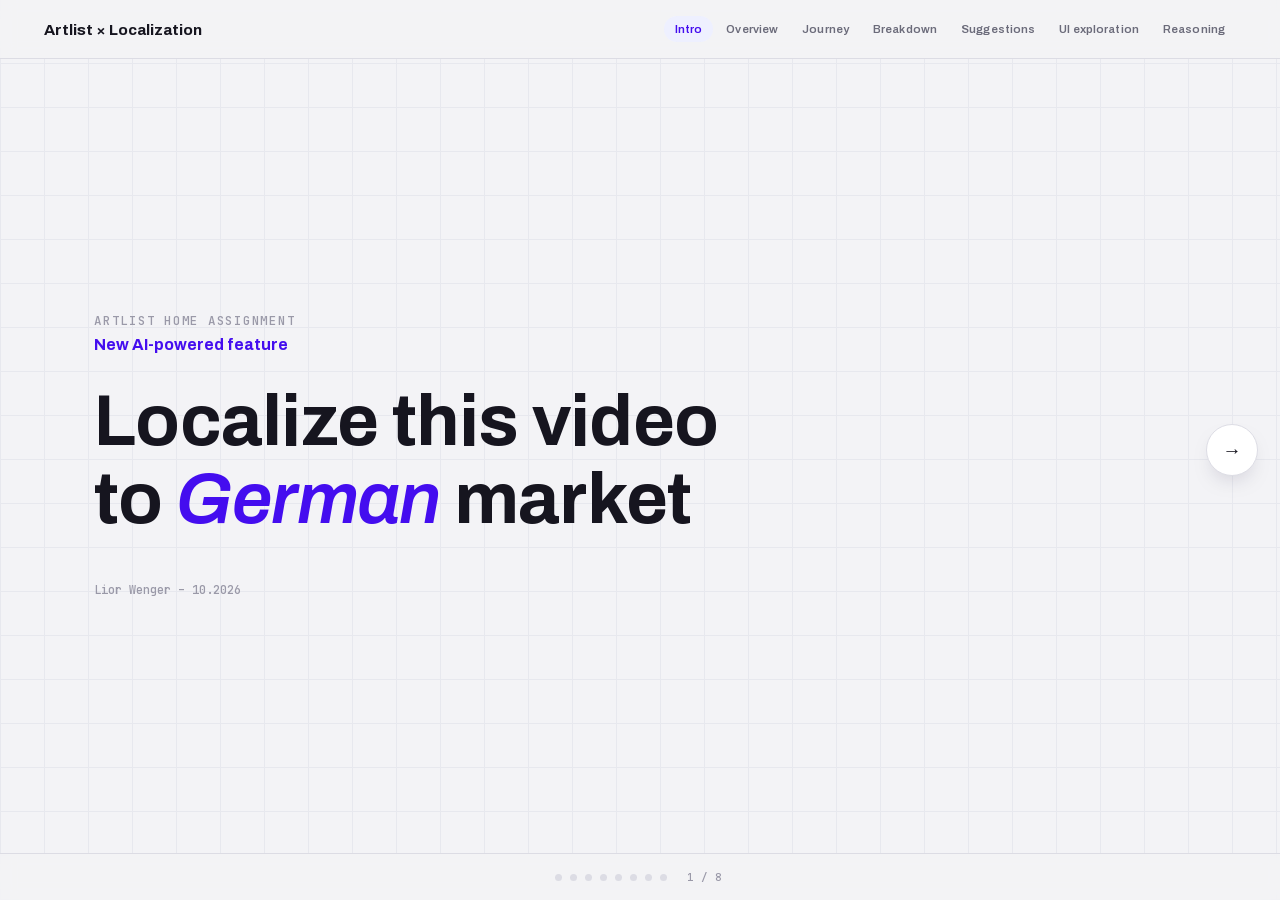
<file: presentation.html>
<!doctype html>
<html lang="en">
<head>
<meta charset="utf-8">
<meta name="viewport" content="width=device-width, initial-scale=1">
<title>Cultural Localization – Artlist AI Toolkit</title>
<link rel="stylesheet" href="fonts/fonts.css">
<style>
  :root{
    --bg:#f3f3f6; --check:#e7e8ee; --panel:#ffffff; --line:#dcdce4;
    --ink:#16151f; --ink-dim:#6b6b7a; --ink-faint:#9a99a8;
    --indigo:#440DEF; --indigo-soft:#eef0ff;
    --pink:#F893C6; --yellow:#fff24d; --lightblue:#9FD8FF;
    --sans:'Inter',-apple-system,BlinkMacSystemFont,'Segoe UI',sans-serif;
    --display:'Archivo',var(--sans);
    --mono:'JetBrains Mono',ui-monospace,SFMono-Regular,Menlo,monospace;
  }
  *{box-sizing:border-box;}
  html,body{margin:0;height:100%;overflow:hidden;background:var(--bg);color:var(--ink);font-family:var(--sans);-webkit-font-smoothing:antialiased;}
  a{color:inherit;}
  h1,h2,h3{margin:0;}
  p{margin:0;}
  button{font-family:inherit;cursor:pointer;background:none;border:none;color:inherit;}

  .check-bg{
    background-color:var(--bg);
    background-image:
      repeating-linear-gradient(0deg, var(--check) 0 1px, transparent 1px 44px),
      repeating-linear-gradient(90deg, var(--check) 0 1px, transparent 1px 44px);
  }

  /* ---------- top nav ---------- */
  .nav{position:fixed;top:0;left:0;right:0;z-index:40;background:rgba(243,243,246,.9);backdrop-filter:blur(8px);border-bottom:1.5px solid var(--line);}
  .nav-inner{max-width:1280px;margin:0 auto;padding:16px 44px;display:flex;align-items:center;justify-content:space-between;}
  @media (max-width:720px){ .nav-inner{padding:14px 20px;} }
  .nav-brand{font-family:var(--display);font-weight:700;font-size:15.5px;}
  .nav-links{display:flex;gap:2px;}
  .nav-links button{font-family:var(--display);font-weight:600;font-size:11.5px;letter-spacing:.01em;padding:7px 11px;border-radius:999px;color:var(--ink-dim);white-space:nowrap;}
  .nav-links button:hover{color:var(--ink);background:var(--panel);}
  .nav-links button.active{color:var(--indigo);background:var(--indigo-soft);}
  @media (max-width:1050px){ .nav-links{display:none;} }

  /* ---------- slide mechanics ---------- */
  .viewport{position:fixed;inset:0;overflow:hidden;}
  .track{display:flex;height:100%;transition:transform .55s cubic-bezier(.65,0,.35,1);will-change:transform;}
  .slide{width:100vw;height:100%;flex-shrink:0;overflow-y:auto;scrollbar-width:thin;}
  .slide-inner{max-width:1180px;margin:0 auto;padding:110px 44px 100px;min-height:100%;display:flex;flex-direction:column;justify-content:center;}
  .slide-inner.top{justify-content:flex-start;}
  @media (max-width:720px){ .slide-inner{padding:96px 20px 110px;} }

  .kicker{display:inline-flex;align-items:center;gap:7px;font-family:var(--mono);font-size:11px;text-transform:uppercase;letter-spacing:.06em;color:var(--indigo);background:var(--indigo-soft);border:1.5px solid #d7d4fb;border-radius:999px;padding:6px 14px;margin-bottom:20px;width:fit-content;}

  /* ---------- hero ---------- */
  .hero-slide{position:relative;}
  .hero-eyebrow{display:flex;flex-direction:column;gap:7px;margin-bottom:30px;}
  .he-line1{font-family:var(--mono);font-size:12.5px;letter-spacing:.06em;text-transform:uppercase;color:var(--ink-faint);}
  .he-line2{font-family:var(--display);font-weight:700;font-size:16px;color:var(--indigo);}
  .hero h1{font-family:var(--display);font-weight:700;line-height:1.08;font-size:clamp(34px,5.8vw,72px);letter-spacing:-0.01em;}
  .hero h1 .cycle-word{color:var(--indigo);font-style:italic;font-weight:600;display:inline-block;transition:opacity .22s;}
  .hero-byline{font-family:var(--mono);font-size:12px;color:var(--ink-faint);margin-top:44px;}

  /* ---------- section titles ---------- */
  .section-title{font-family:var(--display);font-weight:700;font-size:clamp(26px,3.6vw,40px);line-height:1.1;letter-spacing:-0.01em;max-width:780px;}
  .section-title .acc{color:var(--indigo);font-style:italic;font-weight:600;}
  .section-lede{font-size:15.5px;line-height:1.7;color:var(--ink-dim);max-width:600px;margin-top:20px;}

  /* ---------- overview grid ---------- */
  .ov-grid{display:grid;grid-template-columns:1fr 1fr;gap:16px;margin-top:34px;}
  @media (max-width:780px){ .ov-grid{grid-template-columns:1fr;} }
  .ov-card{background:var(--panel);border:1.5px solid var(--line);border-radius:14px;padding:20px 22px;}
  .ov-card .ov-label{font-family:var(--mono);font-size:10.5px;text-transform:uppercase;letter-spacing:.06em;color:var(--indigo);margin-bottom:9px;}
  .ov-card p{font-size:13.5px;line-height:1.6;color:var(--ink-dim);}
  .ov-note{font-size:12.5px;color:var(--ink-faint);margin-top:18px;line-height:1.6;max-width:680px;}
  .ov-note b{color:var(--ink-dim);font-weight:600;}

  /* ---------- journey ---------- */
  .steps-row{display:grid;grid-template-columns:repeat(5,1fr);gap:14px;margin-top:40px;}
  @media (max-width:980px){ .steps-row{grid-template-columns:repeat(2,1fr);} }
  @media (max-width:560px){ .steps-row{grid-template-columns:1fr;} }
  .jstep{background:var(--panel);border:1.5px solid var(--line);border-radius:16px;padding:18px 17px;position:relative;}
  .jstep.shown{border-color:var(--indigo);box-shadow:0 0 0 1px var(--indigo);}
  .jstep .jnum{font-family:var(--mono);font-size:10.5px;color:var(--ink-faint);letter-spacing:.05em;margin-bottom:9px;}
  .jstep.shown .jnum{color:var(--indigo);}
  .jstep .jname{font-family:var(--display);font-weight:700;font-size:16px;margin-bottom:7px;}
  .jstep .jdesc{font-size:12.5px;line-height:1.5;color:var(--ink-dim);}
  .jtag{position:absolute;top:-10px;right:12px;background:var(--indigo);color:#fff;font-family:var(--mono);font-size:9px;font-weight:600;padding:3px 9px;border-radius:999px;letter-spacing:.03em;}

  /* ---------- screen showcase ---------- */
  .sc-grid{display:grid;grid-template-columns:1fr;gap:28px;margin-top:30px;}
  .sc-callouts{display:flex;flex-direction:column;gap:12px;margin-top:24px;max-width:540px;}
  .sc-callout{display:flex;gap:11px;align-items:flex-start;font-size:13px;line-height:1.55;color:var(--ink-dim);}
  .sc-callout .dot{flex-shrink:0;width:20px;height:20px;border-radius:50%;border:1.5px solid var(--indigo);color:var(--indigo);display:flex;align-items:center;justify-content:center;font-family:var(--display);font-weight:700;font-size:10px;margin-top:1px;}

  .browser-frame{border:1.5px solid var(--line);border-radius:16px;overflow:hidden;box-shadow:0 18px 40px -22px rgba(20,16,50,.35);background:#fff;}
  .browser-bar{display:flex;align-items:center;gap:7px;padding:10px 14px;background:#f7f7fa;border-bottom:1.5px solid var(--line);}
  .browser-dot{width:9px;height:9px;border-radius:50%;background:#d8d8e2;}
  .browser-url{margin-left:9px;font-family:var(--mono);font-size:10.5px;color:var(--ink-faint);background:#fff;border:1px solid var(--line);border-radius:999px;padding:4px 13px;flex:1;max-width:300px;}
  .browser-frame iframe{display:block;width:100%;height:560px;border:none;background:#F893C6;}
  @media (max-width:720px){ .browser-frame iframe{height:440px;} }

  .openlink{display:inline-flex;align-items:center;gap:7px;margin-top:15px;font-family:var(--display);font-weight:600;font-size:12.5px;text-decoration:none;border:1.5px solid var(--line);border-radius:999px;padding:8px 16px;color:var(--ink-dim);}
  .openlink:hover{border-color:var(--ink);color:var(--ink);}

  /* ---------- UI exploration ---------- */
  .ui-grid{display:grid;grid-template-columns:1.3fr 1fr;gap:34px;margin-top:34px;align-items:start;}
  @media (max-width:860px){ .ui-grid{grid-template-columns:1fr;} }
  .ui-points{display:flex;flex-direction:column;gap:16px;}
  .ui-point{font-size:13.5px;line-height:1.6;color:var(--ink-dim);padding-left:16px;border-left:2px solid var(--line);}
  .ui-point b{color:var(--ink);font-weight:600;}
  .swatches{background:var(--panel);border:1.5px solid var(--line);border-radius:16px;padding:22px;}
  .swatches .sw-label{font-family:var(--mono);font-size:10.5px;text-transform:uppercase;letter-spacing:.06em;color:var(--ink-faint);margin-bottom:14px;}
  .sw-row{display:flex;gap:10px;flex-wrap:wrap;margin-bottom:16px;}
  .sw-chip{display:flex;align-items:center;gap:8px;font-family:var(--mono);font-size:11px;color:var(--ink-dim);border:1px solid var(--line);border-radius:999px;padding:5px 11px 5px 7px;}
  .sw-dot{width:14px;height:14px;border-radius:50%;border:1.5px solid rgba(0,0,0,.15);flex-shrink:0;}
  .swatches p{font-size:12.5px;line-height:1.6;color:var(--ink-dim);}

  /* ---------- why / reasoning ---------- */
  .why-lede{font-size:15.5px;line-height:1.7;color:var(--ink-dim);max-width:680px;margin-top:20px;}
  .why-grid{display:grid;grid-template-columns:1fr 1fr;gap:16px;margin-top:30px;}
  @media (max-width:780px){ .why-grid{grid-template-columns:1fr;} }
  .why-card{background:var(--panel);border:1.5px solid var(--line);border-radius:14px;padding:20px 22px;}
  .why-card h3{font-family:var(--display);font-weight:700;font-size:15.5px;margin-bottom:8px;}
  .why-card p{font-size:13px;line-height:1.6;color:var(--ink-dim);}
  .alt-row{margin-top:26px;background:var(--panel);border:1.5px solid var(--line);border-radius:14px;padding:20px 22px;}
  .alt-row .ov-label{font-family:var(--mono);font-size:10.5px;text-transform:uppercase;letter-spacing:.06em;color:var(--indigo);margin-bottom:10px;}
  .alt-row p{font-size:13px;line-height:1.65;color:var(--ink-dim);}
  .alt-row p + p{margin-top:8px;}

  /* ---------- footer slide ---------- */
  .footer-slide .slide-inner{align-items:center;text-align:center;}
  .fbrand{font-family:var(--display);font-weight:700;font-size:19px;margin-bottom:12px;}
  .footer-slide p{color:var(--ink-dim);font-size:13.5px;max-width:420px;margin:0 auto;line-height:1.6;}
  .flinks{display:flex;gap:10px;justify-content:center;margin-top:24px;flex-wrap:wrap;}

  /* ---------- bottom slide controls ---------- */
  .controls{position:fixed;left:0;right:0;bottom:0;z-index:40;display:flex;align-items:center;justify-content:center;gap:16px;padding:16px 20px;background:rgba(243,243,246,.9);backdrop-filter:blur(8px);border-top:1.5px solid var(--line);}
  .cbtn{width:34px;height:34px;border-radius:50%;border:1.5px solid var(--line);display:flex;align-items:center;justify-content:center;font-size:14px;color:var(--ink);}
  .cbtn:hover{border-color:var(--ink);}
  .cbtn:disabled{opacity:.3;cursor:default;}
  .cbtn:disabled:hover{border-color:var(--line);}

  .side-arrow{position:fixed;top:50%;transform:translateY(-50%);z-index:35;width:52px;height:52px;border-radius:50%;background:var(--panel);border:1.5px solid var(--line);display:flex;align-items:center;justify-content:center;font-size:19px;color:var(--ink);box-shadow:0 10px 26px -14px rgba(20,16,50,.4);}
  .side-arrow:hover{border-color:var(--indigo);color:var(--indigo);}
  .side-arrow:disabled{opacity:0;pointer-events:none;}
  .side-arrow.left{left:22px;}
  .side-arrow.right{right:22px;}
  @media (max-width:860px){ .side-arrow{width:40px;height:40px;font-size:16px;} .side-arrow.left{left:10px;} .side-arrow.right{right:10px;} }
  @media (max-width:600px){ .side-arrow{display:none;} }
  .dots{display:flex;gap:8px;}
  .dot{width:7px;height:7px;border-radius:50%;background:var(--line);border:none;padding:0;}
  .dot.active{background:var(--indigo);width:18px;border-radius:5px;transition:width .25s, border-radius .25s;}
  .scount{font-family:var(--mono);font-size:11px;color:var(--ink-faint);min-width:42px;text-align:center;}
</style>
</head>
<body class="check-bg">

<div class="nav">
  <div class="nav-inner">
    <div class="nav-brand">Artlist × Localization</div>
    <div class="nav-links" id="navLinks">
      <button data-i="0">Intro</button>
      <button data-i="1">Overview</button>
      <button data-i="2">Journey</button>
      <button data-i="3">Breakdown</button>
      <button data-i="4">Suggestions</button>
      <button data-i="5">UI exploration</button>
      <button data-i="6">Reasoning</button>
    </div>
  </div>
</div>

<div class="viewport">
  <div class="track" id="track">

    <!-- 0: hero -->
    <section class="slide hero-slide">
      <div class="slide-inner hero">
        <div class="hero-eyebrow">
          <span class="he-line1">Artlist Home Assignment</span>
          <span class="he-line2">New AI-powered feature</span>
        </div>
        <h1>Localize this video<br>to <span class="cycle-word" id="cycleWord">German</span> market</h1>
        <div class="hero-byline">Lior Wenger – 10.2026</div>
      </div>
    </section>

    <!-- 1: feature overview -->
    <section class="slide">
      <div class="slide-inner">
        <div class="kicker">1 · Feature overview</div>
        <h2 class="section-title">The hard problem isn't translation – it's <span class="acc">judgment</span></h2>
        <p class="section-lede">Global campaigns are either expensive to recreate by hand per market, or awkwardly translated in place. Knowing which parts of a creative idea are invariant and which need to be culturally rebuilt is the actual, unsolved problem.</p>
        <div class="ov-grid">
          <div class="ov-card">
            <div class="ov-label">What it is</div>
            <p>An AI feature that scans a finished ad, proposes what's locked (identical everywhere) vs. local (actor, voice, music, humor, pacing, on-screen text), then generates specific, reasoned edits per market – never a silent blanket translation.</p>
          </div>
          <div class="ov-card">
            <div class="ov-label">Who it's for</div>
            <p>Global marketing teams and agencies shipping one campaign to many markets at once – an enterprise/agency audience, not a solo creator producing one piece at a time.</p>
          </div>
          <div class="ov-card">
            <div class="ov-label">Why Artlist</div>
            <p>Artlist already owns the raw capability competitors use piecemeal – dubbing, lip-sync, AI avatars, and a licensed, culturally-broad music catalog, all in one platform. The gap isn't infrastructure, it's the judgment layer deciding what to use it for, per market.</p>
          </div>
          <div class="ov-card">
            <div class="ov-label">Competitive gap</div>
            <p>HeyGen, Perso, ElevenLabs, Arcads and WPP Open solve the mechanical "how" – voice cloning, lip-sync, avatar swaps. None solve the "what and why": deciding, with visible reasoning, what actually needs to change for a given market.</p>
          </div>
        </div>
      </div>
    </section>

    <!-- 2: journey -->
    <section class="slide">
      <div class="slide-inner">
        <div class="kicker">2 · Core user flow</div>
        <h2 class="section-title">Five steps, <span class="acc">two shown</span></h2>
        <p class="section-lede">Source through Results is one continuous flow. Breakdown and Suggestions are where the AI's cultural judgment actually becomes visible – first as analysis, then as per-market execution.</p>
        <div class="steps-row">
          <div class="jstep">
            <div class="jnum">01</div>
            <div class="jname">Source</div>
            <div class="jdesc">Upload the master cut, transcript and shot list.</div>
          </div>
          <div class="jstep shown">
            <span class="jtag">Shown next</span>
            <div class="jnum">02</div>
            <div class="jname">Breakdown</div>
            <div class="jdesc">AI tags each element Keep or Localize, with a reason. One global call.</div>
          </div>
          <div class="jstep">
            <div class="jnum">03</div>
            <div class="jname">Markets</div>
            <div class="jdesc">Choose which markets get their own localized cut.</div>
          </div>
          <div class="jstep shown">
            <span class="jtag">Shown next</span>
            <div class="jnum">04</div>
            <div class="jname">Suggestions</div>
            <div class="jdesc">Confirm the AI's localized read, one market at a time.</div>
          </div>
          <div class="jstep">
            <div class="jnum">05</div>
            <div class="jname">Results</div>
            <div class="jdesc">Export the finished, market-ready cuts.</div>
          </div>
        </div>
      </div>
    </section>

    <!-- 3: breakdown -->
    <section class="slide">
      <div class="slide-inner top">
        <div class="kicker">Screen 01 · Step 02</div>
        <h2 class="section-title">Keep or <span class="acc">localize</span></h2>
        <p class="section-lede">The AI scans the master cut once – brand assets, spoken language, music licensing, visible text – and tags every element Keep or Localize, with a stated reason. The user can override any call before it fans out to every market.</p>
        <div class="sc-grid">
          <div>
            <div class="browser-frame">
              <div class="browser-bar">
                <span class="browser-dot"></span><span class="browser-dot"></span><span class="browser-dot"></span>
              </div>
              <iframe src="screens/breakdown.html" title="02 Breakdown screen" loading="lazy"></iframe>
            </div>
            <a class="openlink" href="screens/breakdown.html" target="_blank">Open full size ↗</a>
          </div>
          <div class="sc-callouts">
            <div class="sc-callout"><span class="dot">1</span>Every tag comes with a one-line reason – not a black box the producer has to trust blindly.</div>
            <div class="sc-callout"><span class="dot">2</span>Two tracks, not one: brand-fixed elements (product, message) never enter the per-market pipeline at all.</div>
            <div class="sc-callout"><span class="dot">3</span>One decision, reused everywhere downstream – this is what keeps Suggestions from re-asking the same question five times.</div>
          </div>
        </div>
      </div>
    </section>

    <!-- 4: suggestions -->
    <section class="slide">
      <div class="slide-inner top">
        <div class="kicker">Screen 02 · Step 04</div>
        <h2 class="section-title">Confirm by <span class="acc">market</span></h2>
        <p class="section-lede">Once markets are chosen, every element flagged Localize gets an AI-generated version per market. The user walks market by market, accepting or reverting each row, confirming one before the flow advances to the next.</p>
        <div class="sc-grid">
          <div>
            <div class="browser-frame">
              <div class="browser-bar">
                <span class="browser-dot"></span><span class="browser-dot"></span><span class="browser-dot"></span>
              </div>
              <iframe src="screens/suggestions.html" title="04 Suggestions screen" loading="lazy"></iframe>
            </div>
            <a class="openlink" href="screens/suggestions.html" target="_blank">Open full size ↗</a>
          </div>
          <div class="sc-callouts">
            <div class="sc-callout"><span class="dot">1</span>Confirm-and-advance, not a dashboard – the CTA always names the next unconfirmed market.</div>
            <div class="sc-callout"><span class="dot">2</span>Any row reverts to the master version without blocking the rest of that market's confirmation.</div>
            <div class="sc-callout"><span class="dot">3</span>The five rows here are exactly the five elements Breakdown flagged Localize – the two screens tell one continuous story.</div>
          </div>
        </div>
      </div>
    </section>

    <!-- 5: UI exploration -->
    <section class="slide">
      <div class="slide-inner">
        <div class="kicker">3 · UI exploration</div>
        <h2 class="section-title">Deliberately <span class="acc">not</span> Artlist's own system</h2>
        <p class="section-lede">Both screens break from Artlist's existing dark, restrained interface on purpose – a bold, maximalist, editorial language instead: hard grid lines, oversized italic display type, saturated color-blocking, thick strokes.</p>
        <div class="ui-grid">
          <div class="ui-points">
            <div class="ui-point"><b>Why loud, for a trust feature.</b> The whole point of this flow is making AI judgment legible – a muted dashboard would bury exactly the decisions that need to stand out: what's locked, what's flagged, what's confirmed.</div>
            <div class="ui-point"><b>Where it stays calm on purpose.</b> Inside the bold shell, the actual decision points – toggles, tables, confirm states – use restrained color logic (one accent per state) so the loud system never undercuts trust in the data itself.</div>
            <div class="ui-point"><b>One continuous language, not two mockups.</b> Country chips, the Keep/Localize split, and the per-market confirm flow all reuse the same type, color and border logic – the two screens read as one product, not two disconnected concepts.</div>
          </div>
          <div class="swatches">
            <div class="sw-label">Palette</div>
            <div class="sw-row">
              <span class="sw-chip"><span class="sw-dot" style="background:#F893C6"></span>Pink / accent</span>
              <span class="sw-chip"><span class="sw-dot" style="background:#440DEF"></span>Indigo / surface</span>
              <span class="sw-chip"><span class="sw-dot" style="background:#fff24d"></span>Yellow / action</span>
              <span class="sw-chip"><span class="sw-dot" style="background:#9FD8FF"></span>Light blue / state</span>
              <span class="sw-chip"><span class="sw-dot" style="background:#16151f"></span>Ink / text</span>
            </div>
            <p>Four colors, each with one job – accent, surface, the single call-to-action color, and one state indicator. Nothing else competes with those four.</p>
          </div>
        </div>
      </div>
    </section>

    <!-- 6: reasoning -->
    <section class="slide">
      <div class="slide-inner">
        <div class="kicker">4 · Reasoning & decisions</div>
        <h2 class="section-title">Where trust in the AI is <span class="acc">actually built</span></h2>
        <p class="why-lede">Every other step in this flow is either setup (Source, Markets) or output (Results). Breakdown and Suggestions are the two moments a producer has to decide whether to believe what the AI proposed – first about what's even in scope, then about whether a specific execution is good enough to ship.</p>
        <div class="why-grid">
          <div class="why-card">
            <h3>Breakdown answers the scope question</h3>
            <p>"Can this element change at all, in any market?" Decided once, globally – a brand or legal call, not a creative one.</p>
          </div>
          <div class="why-card">
            <h3>Suggestions answers the execution question</h3>
            <p>"Is this specific localized version right for this specific market?" Decided repeatedly, market by market – a creative call, not a policy one.</p>
          </div>
        </div>
        <div class="alt-row">
          <div class="ov-label">Alternatives considered</div>
          <p>Cultural localization was one of five directions weighed against Artlist's actual gaps – adaptive edit-following music, persistent brand/style memory, automatic scene-aware sound design, and simulated pre-publish audience testing were the others. Localization won because it most directly uses a combination Artlist already owns and competitors don't hold in one place – dubbing, lip-sync, avatars and a licensed catalog – rather than proposing new infrastructure.</p>
          <p><b>Key trade-off:</b> a global, once-decided Breakdown instead of re-litigating Keep/Localize inside every market screen. Faster, and keeps brand-protected elements out of the per-market pipeline entirely – at the cost of needing a clear override path for the rare market that genuinely needs an exception to a locked element, which is noted as a next step rather than solved here.</p>
        </div>
      </div>
    </section>

    <!-- 7: footer -->
    <section class="slide footer-slide">
      <div class="slide-inner">
        <div class="fbrand">Artlist × Localization</div>
        <p>A design case study for Artlist's AI Toolkit – sample campaign Stride, "Every Morning."</p>
        <div class="flinks">
          <a class="openlink" href="screens/breakdown.html" target="_blank">Breakdown ↗</a>
          <a class="openlink" href="screens/suggestions.html" target="_blank">Suggestions ↗</a>
        </div>
      </div>
    </section>

  </div>
</div>

<button class="side-arrow left" id="prevBtn" aria-label="Previous slide">←</button>
<button class="side-arrow right" id="nextBtn" aria-label="Next slide">→</button>

<div class="controls">
  <div class="dots" id="dots"></div>
  <span class="scount" id="scount"></span>
</div>

<script>
const slides = document.querySelectorAll('.slide');
const track = document.getElementById('track');
const dotsWrap = document.getElementById('dots');
const navBtns = document.querySelectorAll('.nav-links button');
const scount = document.getElementById('scount');
const total = slides.length;
let current = 0;

dotsWrap.innerHTML = Array.from({length: total}).map((_,i)=>`<button class="dot" data-i="${i}" aria-label="Go to slide ${i+1}"></button>`).join('');
const dots = document.querySelectorAll('.dot');

function render(){
  track.style.transform = `translateX(-${current * 100}vw)`;
  dots.forEach((d,i)=> d.classList.toggle('active', i===current));
  navBtns.forEach(b=> b.classList.toggle('active', +b.dataset.i===current));
  scount.textContent = `${current+1} / ${total}`;
  document.getElementById('prevBtn').disabled = current===0;
  document.getElementById('nextBtn').disabled = current===total-1;
}

function goTo(i){
  current = Math.max(0, Math.min(total-1, i));
  render();
}

document.getElementById('prevBtn').addEventListener('click', ()=> goTo(current-1));
document.getElementById('nextBtn').addEventListener('click', ()=> goTo(current+1));
dots.forEach(d=> d.addEventListener('click', ()=> goTo(+d.dataset.i)));
navBtns.forEach(b=> b.addEventListener('click', ()=> goTo(+b.dataset.i)));

document.addEventListener('keydown', e=>{
  if(e.key==='ArrowRight') goTo(current+1);
  if(e.key==='ArrowLeft') goTo(current-1);
});

render();

const marketWords = ['German','Japanese','Brazilian','Korean','Indian'];
const cycleWordEl = document.getElementById('cycleWord');
let marketIdx = 0;
function updateMarket(){
  cycleWordEl.style.opacity = 0;
  setTimeout(()=>{
    cycleWordEl.textContent = marketWords[marketIdx];
    cycleWordEl.style.opacity = 1;
  }, 220);
}
setInterval(()=>{ marketIdx = (marketIdx+1) % marketWords.length; updateMarket(); }, 2600);
</script>
</body>
</html>
</file>
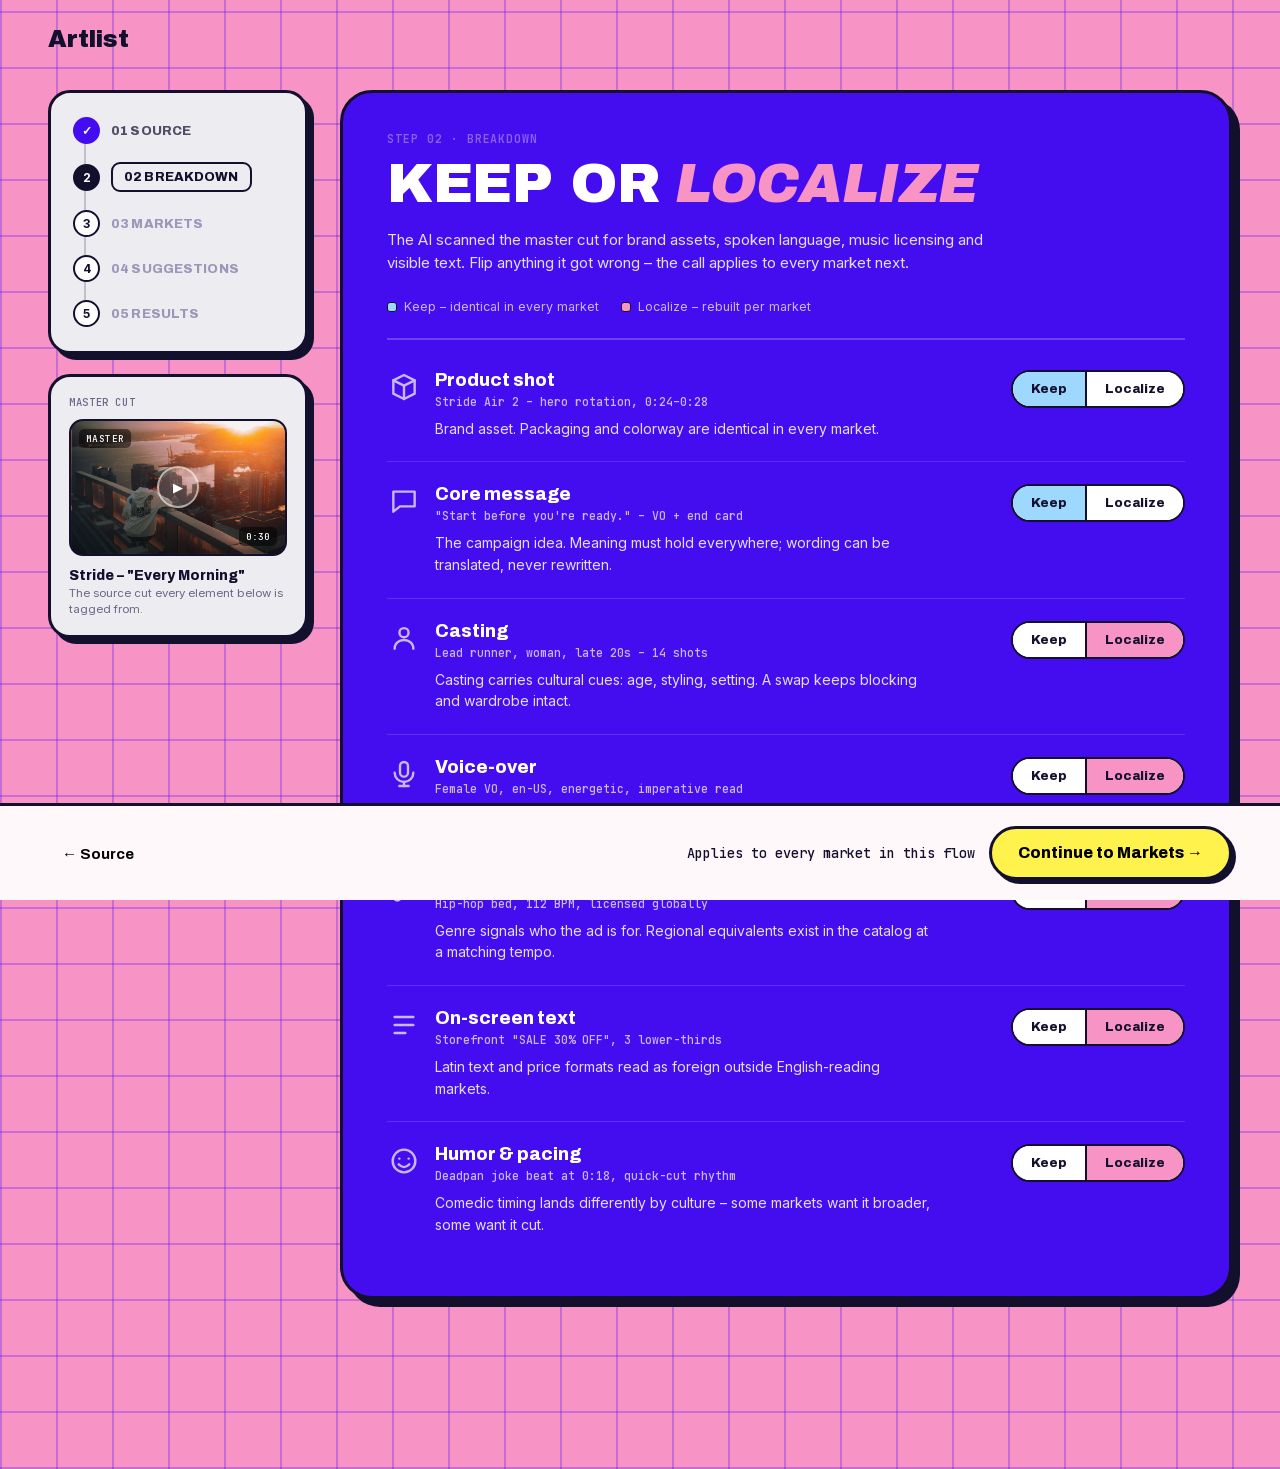
<file: screens/breakdown.html>
<!doctype html>
<html lang="en">
<head>
<meta charset="utf-8">
<meta name="viewport" content="width=device-width, initial-scale=1">
<title>Breakdown – Keep or Localize</title>
<link rel="stylesheet" href="../fonts/fonts.css">
<style>
  :root{
    --pink:#F893C6; --indigo:#440DEF; --ink:#13102e;
    --grey:#ececf1; --cream:#fff8fb; --yellow:#fff24d; --lightblue:#9FD8FF;
    --sans:'Inter',-apple-system,BlinkMacSystemFont,'Segoe UI',sans-serif;
    --display:'Archivo',var(--sans);
    --mono:'JetBrains Mono',ui-monospace,SFMono-Regular,Menlo,monospace;
  }
  *{box-sizing:border-box;}
  html,body{margin:0;background:var(--pink);color:var(--ink);font-family:var(--sans);-webkit-font-smoothing:antialiased;}
  button{font-family:inherit;cursor:pointer;}
  a{color:inherit;text-decoration:none;}

  .bg{
    min-height:100vh;
    background-image:repeating-linear-gradient(0deg, rgba(68,13,239,.28) 0 2px, transparent 2px 56px),
                      repeating-linear-gradient(90deg, rgba(68,13,239,.28) 0 2px, transparent 2px 56px);
  }

  .topbar{display:flex;align-items:center;padding:26px 48px;}
  .brand{font-family:var(--display);font-weight:900;font-size:24px;}

  .wrap{max-width:1760px;margin:0 auto;padding:12px 48px 170px;}
  @media (max-width:640px){ .wrap{padding:8px 18px 170px;} }

  .layout{display:grid;grid-template-columns:minmax(230px,22%) 1fr;gap:32px;align-items:start;}
  @media (max-width:980px){ .layout{grid-template-columns:1fr;} }

  /* left column: step sidebar + master video card, stacked */
  .leftcol{display:flex;flex-direction:column;gap:20px;}

  .steps-card{background:var(--grey);border:3px solid var(--ink);border-radius:22px;padding:24px 20px;box-shadow:6px 6px 0 var(--ink);}
  .steps-list{position:relative;display:flex;flex-direction:column;gap:18px;padding-left:2px;}
  .steps-list::before{content:'';position:absolute;left:13px;top:13px;bottom:13px;width:2px;background:var(--ink);opacity:.2;}
  .step-row{position:relative;display:flex;align-items:center;gap:11px;}
  .step-dot{width:27px;height:27px;border-radius:50%;background:#fff;border:2px solid var(--ink);display:flex;align-items:center;justify-content:center;font-size:12px;font-weight:700;flex-shrink:0;z-index:1;color:var(--ink);}
  .step-row.done .step-dot{background:var(--indigo);border-color:var(--indigo);color:#fff;}
  .step-row.active .step-dot{background:var(--ink);border-color:var(--ink);color:#fff;}
  .step-label{font-family:var(--display);font-weight:800;font-size:13px;color:#9c97b8;text-transform:uppercase;letter-spacing:.01em;}
  .step-row.done .step-label{color:var(--ink);opacity:.72;}
  .step-row.active .step-label{background:transparent;border:2.5px solid var(--ink);border-radius:9px;padding:6px 11px;color:var(--ink);display:inline-block;}

  /* master video reference card, now interactive: hovering an element below highlights it here */
  .mastercard{background:var(--grey);border:3px solid var(--ink);border-radius:22px;padding:18px;box-shadow:6px 6px 0 var(--ink);}
  .mastercard .eyebrow{font-family:var(--mono);font-size:10.5px;text-transform:uppercase;letter-spacing:.06em;color:#6b6686;margin-bottom:10px;}
  .vframe{position:relative;aspect-ratio:16/10;border-radius:14px;overflow:hidden;border:2px solid var(--ink);cursor:pointer;
    background-image:linear-gradient(0deg, rgba(0,0,0,.4) 0%, rgba(0,0,0,0) 45%), url('../icons-artlist/photo-1787613543838-33ae4d7c4147.avif');
    background-size:cover;
    background-position:right center;
  }
  .vframe .playbtn{position:absolute;top:50%;left:50%;transform:translate(-50%,-50%);width:42px;height:42px;border-radius:50%;background:rgba(255,255,255,.16);border:2px solid rgba(255,255,255,.55);display:flex;align-items:center;justify-content:center;color:#fff;font-size:13px;z-index:2;}
  .vframe .mtag{position:absolute;top:8px;left:8px;font-family:var(--mono);font-size:9.5px;color:#fff;background:rgba(0,0,0,.5);padding:3px 7px;border-radius:5px;letter-spacing:.04em;z-index:2;}
  .vframe .dur{position:absolute;bottom:8px;right:8px;font-family:var(--mono);font-size:9.5px;color:#fff;background:rgba(0,0,0,.5);padding:3px 7px;border-radius:5px;z-index:2;}
  .mastercard .mtitle{font-family:var(--display);font-weight:800;font-size:14px;margin:12px 0 2px;}
  .mastercard .msub{font-size:11.5px;color:#6b6686;line-height:1.4;}

  /* right: one merged box */
  .rightcol{min-width:0;}

  .bluebox{background:var(--indigo);border:3px solid var(--ink);border-radius:32px;padding:38px 44px;box-shadow:8px 8px 0 var(--ink);color:#fff;}
  @media (max-width:640px){ .bluebox{padding:26px 22px;} }
  .chipbox-title{font-family:var(--display);margin:0 0 16px;line-height:1;white-space:nowrap;}
  .chipbox-title span{font-weight:900;text-transform:uppercase;letter-spacing:-0.01em;word-spacing:0.22em;font-size:clamp(15px,4.6vw,56px);}
  .chipbox-title .t1{color:#fff;margin-right:0.22em;}
  .chipbox-title .t2{color:var(--pink);font-style:italic;}
  .subnote{font-size:15px;color:#e4defc;max-width:640px;line-height:1.55;margin:0 0 24px;}
  .step-kicker{font-family:var(--mono);font-size:11.5px;font-weight:600;letter-spacing:.08em;text-transform:uppercase;color:#c9b8f5;opacity:.5;margin-bottom:10px;}

  .legend{display:flex;gap:22px;flex-wrap:wrap;font-size:12.5px;color:#c9b8f5;margin-bottom:8px;}
  .legend .sw{width:10px;height:10px;border-radius:3px;display:inline-block;margin-right:7px;vertical-align:middle;border:1.5px solid var(--ink);}
  .sw.keep{background:var(--lightblue);}
  .sw.localize{background:var(--pink);}

  .divider{border:none;border-top:2px solid rgba(255,255,255,.22);margin:24px 0 8px;}

  .elist{display:flex;flex-direction:column;}
  .elrow{display:flex;align-items:flex-start;justify-content:space-between;gap:18px;padding:22px 0;border-bottom:1px solid rgba(255,255,255,.14);}
  .elrow:last-child{border-bottom:none;}
  .el-head{display:flex;align-items:flex-start;gap:14px;min-width:0;flex:1;}
  .el-icon{width:34px;height:34px;display:flex;align-items:center;justify-content:center;flex-shrink:0;color:#c9b8f5;}
  .el-icon svg{width:32px;height:32px;}
  .el-main{min-width:0;flex:1;}
  .el-name{font-family:var(--display);font-weight:800;font-size:18px;margin-bottom:4px;}
  .el-desc{font-family:var(--mono);font-size:11.5px;color:#c9b8f5;margin-bottom:9px;}
  .el-why{font-size:14px;color:#e4defc;line-height:1.55;max-width:500px;}

  .segtoggle{display:flex;border:2.5px solid var(--ink);border-radius:999px;overflow:hidden;flex-shrink:0;background:#fff;}
  .segbtn{font-family:var(--display);font-weight:800;font-size:13px;padding:10px 18px;background:#fff;color:var(--ink);border:none;}
  .segbtn + .segbtn{border-left:2.5px solid var(--ink);}
  .segbtn.keep.on{background:var(--lightblue);}
  .segbtn.localize.on{background:var(--pink);color:var(--ink);}
  @media (max-width:640px){ .elrow{flex-direction:column;gap:14px;} }

  .footer{position:fixed;left:0;right:0;bottom:0;background:var(--cream);border-top:3px solid var(--ink);padding:20px 48px;display:flex;align-items:center;justify-content:space-between;gap:12px;z-index:10;}
  .footer .note{font-family:var(--mono);font-size:13.5px;}
  .cta{font-family:var(--display);font-weight:800;font-size:16px;background:var(--yellow);border:3px solid var(--ink);border-radius:999px;padding:15px 26px;box-shadow:4px 4px 0 var(--ink);}
  .cta:hover{transform:translate(-1px,-1px);box-shadow:5px 5px 0 var(--ink);}
  .back{font-family:var(--display);font-weight:700;font-size:15px;background:transparent;border:2px solid transparent;padding:10px 12px;}
  .back:hover{text-decoration:underline;}
  @media (max-width:640px){ .topbar{padding:18px 20px;} .footer{padding:16px 20px;} .footer .note{display:none;} }

  .toast{position:fixed;bottom:100px;left:50%;transform:translateX(-50%) translateY(10px);background:var(--ink);color:#fff;padding:12px 20px;border-radius:12px;font-size:13.5px;font-family:var(--mono);opacity:0;transition:all .2s;pointer-events:none;z-index:20;}
  .toast.show{opacity:1;transform:translateX(-50%) translateY(0);}
</style>
</head>
<body>
<div class="bg">
  <div class="topbar">
    <div class="brand">Artlist</div>
  </div>

  <div class="wrap">
    <div class="layout">
      <div class="leftcol">
        <div class="steps-card">
          <div class="steps-list" id="stepsList">
            <div class="step-row done"><span class="step-dot">✓</span><span class="step-label">01 Source</span></div>
            <div class="step-row active"><span class="step-dot">2</span><span class="step-label">02 Breakdown</span></div>
            <div class="step-row"><span class="step-dot">3</span><span class="step-label">03 Markets</span></div>
            <div class="step-row"><span class="step-dot">4</span><span class="step-label">04 Suggestions</span></div>
            <div class="step-row"><span class="step-dot">5</span><span class="step-label">05 Results</span></div>
          </div>
        </div>

        <div class="mastercard">
          <div class="eyebrow">Master cut</div>
          <div class="vframe" id="vframe">
            <span class="mtag">MASTER</span>
            <span class="dur">0:30</span>
            <span class="playbtn">▶</span>
          </div>
          <div class="mtitle">Stride – "Every Morning"</div>
          <div class="msub">The source cut every element below is tagged from.</div>
        </div>
      </div>

      <div class="rightcol">
        <div class="bluebox">
          <div class="step-kicker">Step 02 · Breakdown</div>
          <div class="chipbox-title"><span class="t1">Keep or</span> <span class="t2">localize</span></div>
          <p class="subnote">The AI scanned the master cut for brand assets, spoken language, music licensing and visible text. Flip anything it got wrong – the call applies to every market next.</p>
          <div class="legend">
            <span><span class="sw keep"></span>Keep – identical in every market</span>
            <span><span class="sw localize"></span>Localize – rebuilt per market</span>
          </div>
          <hr class="divider">
          <div class="elist" id="elist"></div>
        </div>
      </div>
    </div>
  </div>

  <div class="footer">
    <button class="back" id="backBtn">← Source</button>
    <div style="display:flex;align-items:center;gap:14px;">
      <span class="note" id="note">Applies to every market in this flow</span>
      <button class="cta" id="continueBtn">Continue to Markets →</button>
    </div>
  </div>
</div>

<div class="toast" id="toast"></div>

<script>
const icons = {
  product: '<path d="M12 3 4 7v10l8 4 8-4V7z"/><path d="M4 7l8 4 8-4"/><path d="M12 11v10"/>',
  message: '<path d="M4 5h16v11H9l-5 4v-4H4z"/>',
  actor: '<circle cx="12" cy="8" r="3.4"/><path d="M5 20c0-4 3-6.5 7-6.5s7 2.5 7 6.5"/>',
  voice: '<rect x="9" y="3" width="6" height="11" rx="3"/><path d="M5 11a7 7 0 0 0 14 0"/><path d="M12 18v3"/><path d="M8.5 21h7"/>',
  music: '<circle cx="7" cy="18" r="2.6"/><circle cx="17" cy="16" r="2.6"/><path d="M9.6 18V5.5L19.6 4v11.5"/>',
  text: '<path d="M5 6h14"/><path d="M5 12h14"/><path d="M5 18h8"/>',
  humor: '<circle cx="12" cy="12" r="8.5"/><path d="M8.5 10.2h.01"/><path d="M15.5 10.2h.01"/><path d="M8 14.5c1.2 1.4 2.6 2.1 4 2.1s2.8-.7 4-2.1"/>',
};

const elements = [
  {id:'product', name:'Product shot', desc:'Stride Air 2 – hero rotation, 0:24–0:28', why:'Brand asset. Packaging and colorway are identical in every market.', state:'keep'},
  {id:'message', name:'Core message', desc:"\"Start before you're ready.\" – VO + end card", why:'The campaign idea. Meaning must hold everywhere; wording can be translated, never rewritten.', state:'keep'},
  {id:'actor', name:'Casting', desc:'Lead runner, woman, late 20s – 14 shots', why:'Casting carries cultural cues: age, styling, setting. A swap keeps blocking and wardrobe intact.', state:'localize'},
  {id:'voice', name:'Voice-over', desc:'Female VO, en-US, energetic, imperative read', why:'Language, register and read speed all shift by market.', state:'localize'},
  {id:'music', name:'Music', desc:'Hip-hop bed, 112 BPM, licensed globally', why:'Genre signals who the ad is for. Regional equivalents exist in the catalog at a matching tempo.', state:'localize'},
  {id:'text', name:'On-screen text', desc:'Storefront "SALE 30% OFF", 3 lower-thirds', why:'Latin text and price formats read as foreign outside English-reading markets.', state:'localize'},
  {id:'humor', name:'Humor & pacing', desc:'Deadpan joke beat at 0:18, quick-cut rhythm', why:'Comedic timing lands differently by culture – some markets want it broader, some want it cut.', state:'localize'},
];

function renderList(){
  document.getElementById('elist').innerHTML = elements.map(el => `
    <div class="elrow" data-for="${el.id}">
      <div class="el-head">
        <div class="el-icon"><svg viewBox="0 0 24 24" fill="none" stroke="currentColor" stroke-width="1.8" stroke-linecap="round" stroke-linejoin="round">${icons[el.id]}</svg></div>
        <div class="el-main">
          <div class="el-name">${el.name}</div>
          <div class="el-desc">${el.desc}</div>
          <div class="el-why">${el.why}</div>
        </div>
      </div>
      <div class="segtoggle">
        <button class="segbtn keep ${el.state==='keep'?'on':''}" data-id="${el.id}" data-set="keep">Keep</button>
        <button class="segbtn localize ${el.state==='localize'?'on':''}" data-id="${el.id}" data-set="localize">Localize</button>
      </div>
    </div>
  `).join('');

  document.querySelectorAll('.segbtn').forEach(btn=>{
    btn.addEventListener('click', ()=>{
      const el = elements.find(e=>e.id===btn.dataset.id);
      el.state = btn.dataset.set;
      renderList();
      showToast(`${el.name} set to ${el.state === 'keep' ? 'Keep' : 'Localize'}`);
    });
  });
}

function showToast(msg){
  const t = document.getElementById('toast');
  t.textContent = msg;
  t.classList.add('show');
  clearTimeout(window.__t);
  window.__t = setTimeout(()=> t.classList.remove('show'), 1600);
}

document.getElementById('continueBtn').addEventListener('click', ()=>{
  showToast('Breakdown saved – opening Markets.');
});
document.getElementById('backBtn').addEventListener('click', ()=> showToast('Would return to Source – out of scope for this screen.'));
document.getElementById('vframe').addEventListener('click', ()=> showToast('Would play the master cut – out of scope for this screen.'));

renderList();
</script>
</body>
</html>
</file>
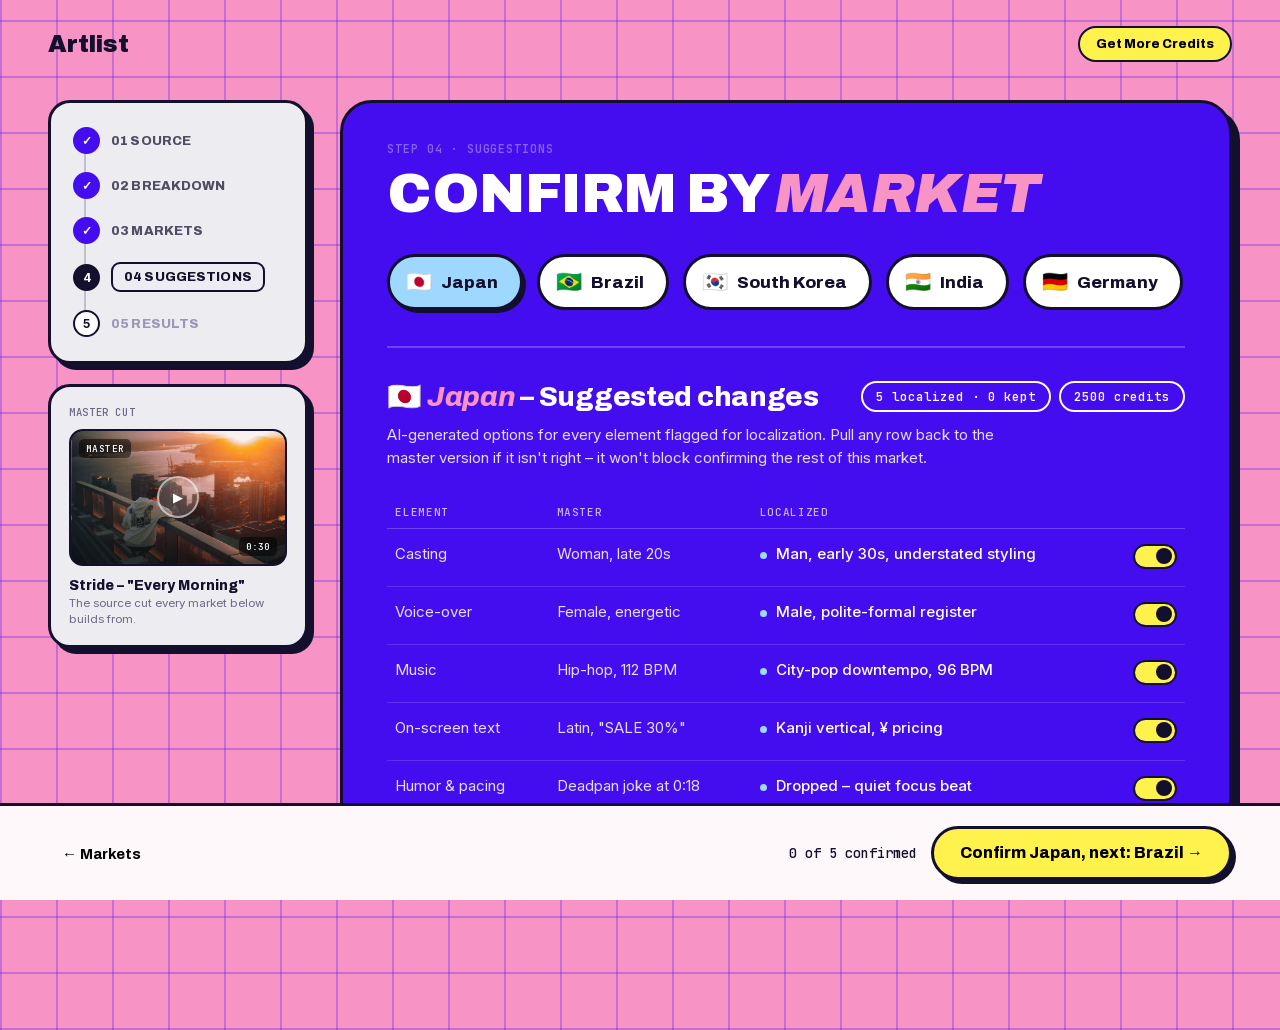
<file: screens/suggestions.html>
<!doctype html>
<html lang="en">
<head>
<meta charset="utf-8">
<meta name="viewport" content="width=device-width, initial-scale=1">
<title>Suggestions – Confirm by Market</title>
<link rel="stylesheet" href="../fonts/fonts.css">
<style>
  :root{
    --pink:#F893C6; --indigo:#440DEF; --ink:#13102e;
    --grey:#ececf1; --cream:#fff8fb; --yellow:#fff24d; --lightblue:#9FD8FF;
    --sans:'Inter',-apple-system,BlinkMacSystemFont,'Segoe UI',sans-serif;
    --display:'Archivo',var(--sans);
    --mono:'JetBrains Mono',ui-monospace,SFMono-Regular,Menlo,monospace;
  }
  *{box-sizing:border-box;}
  html,body{margin:0;background:var(--pink);color:var(--ink);font-family:var(--sans);-webkit-font-smoothing:antialiased;}
  button{font-family:inherit;cursor:pointer;}
  a{color:inherit;text-decoration:none;}

  .bg{
    min-height:100vh;
    background-image:repeating-linear-gradient(0deg, rgba(68,13,239,.28) 0 2px, transparent 2px 56px),
                      repeating-linear-gradient(90deg, rgba(68,13,239,.28) 0 2px, transparent 2px 56px);
  }

  .topbar{display:flex;align-items:center;justify-content:space-between;padding:26px 48px;}
  .brand{font-family:var(--display);font-weight:900;font-size:24px;}
  .getmore{font-family:var(--display);font-weight:800;font-size:13px;background:var(--yellow);border:2.5px solid var(--ink);border-radius:999px;padding:9px 16px;}

  .wrap{max-width:1760px;margin:0 auto;padding:12px 48px 170px;}
  @media (max-width:640px){ .wrap{padding:8px 18px 170px;} }

  .layout{display:grid;grid-template-columns:minmax(230px,22%) 1fr;gap:32px;align-items:start;}
  @media (max-width:980px){ .layout{grid-template-columns:1fr;} }

  /* left column: step sidebar + master video card, stacked */
  .leftcol{display:flex;flex-direction:column;gap:20px;}

  .steps-card{background:var(--grey);border:3px solid var(--ink);border-radius:22px;padding:24px 20px;box-shadow:6px 6px 0 var(--ink);}
  .steps-list{position:relative;display:flex;flex-direction:column;gap:18px;padding-left:2px;}
  .steps-list::before{content:'';position:absolute;left:13px;top:13px;bottom:13px;width:2px;background:var(--ink);opacity:.2;}
  .step-row{position:relative;display:flex;align-items:center;gap:11px;}
  .step-dot{width:27px;height:27px;border-radius:50%;background:#fff;border:2px solid var(--ink);display:flex;align-items:center;justify-content:center;font-size:12px;font-weight:700;flex-shrink:0;z-index:1;color:var(--ink);}
  .step-row.done .step-dot{background:var(--indigo);border-color:var(--indigo);color:#fff;}
  .step-row.active .step-dot{background:var(--ink);border-color:var(--ink);color:#fff;}
  .step-label{font-family:var(--display);font-weight:800;font-size:13px;color:#9c97b8;text-transform:uppercase;letter-spacing:.01em;}
  .step-row.done .step-label{color:var(--ink);opacity:.72;}
  .step-row.active .step-label{background:transparent;border:2.5px solid var(--ink);border-radius:9px;padding:6px 11px;color:var(--ink);display:inline-block;}

  /* master video reference card */
  .mastercard{background:var(--grey);border:3px solid var(--ink);border-radius:22px;padding:18px;box-shadow:6px 6px 0 var(--ink);}
  .mastercard .eyebrow{font-family:var(--mono);font-size:10.5px;text-transform:uppercase;letter-spacing:.06em;color:#6b6686;margin-bottom:10px;}
  .vframe{position:relative;aspect-ratio:16/10;border-radius:14px;overflow:hidden;border:2px solid var(--ink);cursor:pointer;
    background-image:linear-gradient(0deg, rgba(0,0,0,.4) 0%, rgba(0,0,0,0) 45%), url('../icons-artlist/photo-1787613543838-33ae4d7c4147.avif');
    background-size:cover;
    background-position:right center;
  }
  .vframe .playbtn{position:absolute;top:50%;left:50%;transform:translate(-50%,-50%);width:42px;height:42px;border-radius:50%;background:rgba(255,255,255,.16);border:2px solid rgba(255,255,255,.55);display:flex;align-items:center;justify-content:center;color:#fff;font-size:13px;z-index:1;}
  .vframe .mtag{position:absolute;top:8px;left:8px;font-family:var(--mono);font-size:9.5px;color:#fff;background:rgba(0,0,0,.5);padding:3px 7px;border-radius:5px;letter-spacing:.04em;z-index:1;}
  .vframe .dur{position:absolute;bottom:8px;right:8px;font-family:var(--mono);font-size:9.5px;color:#fff;background:rgba(0,0,0,.5);padding:3px 7px;border-radius:5px;z-index:1;}
  .mastercard .mtitle{font-family:var(--display);font-weight:800;font-size:14px;margin:12px 0 2px;}
  .mastercard .msub{font-size:11.5px;color:#6b6686;line-height:1.4;}

  /* right: one merged box */
  .rightcol{min-width:0;}

  .bluebox{background:var(--indigo);border:3px solid var(--ink);border-radius:32px;padding:38px 44px;box-shadow:8px 8px 0 var(--ink);color:#fff;}
  @media (max-width:640px){ .bluebox{padding:26px 22px;} }
  .step-kicker{font-family:var(--mono);font-size:11.5px;font-weight:600;letter-spacing:.08em;text-transform:uppercase;color:#c9b8f5;opacity:.5;margin-bottom:10px;}
  .chipbox-title{font-family:var(--display);margin:0 0 32px;line-height:1;white-space:nowrap;}
  .chipbox-title span{font-weight:900;text-transform:uppercase;letter-spacing:-0.01em;font-size:clamp(15px,4.6vw,56px);}
  .chipbox-title .t1{color:#fff;}
  .chipbox-title .t2{color:var(--pink);font-style:italic;}
  .chiprow{display:flex;gap:14px;flex-wrap:wrap;align-items:center;}
  .chip{font-family:var(--display);font-weight:800;font-size:17px;background:#fff;color:var(--ink);border:3px solid var(--ink);border-radius:999px;padding:13px 22px 13px 16px;display:inline-flex;align-items:center;gap:9px;}
  .chip .cflag{font-size:21px;}
  .chip .ctick{color:var(--indigo);}
  .chip.active{background:var(--lightblue);box-shadow:3px 3px 0 var(--ink);}
  .chip.confirmed:not(.active){background:#efeaff;}

  .divider{border:none;border-top:2px solid rgba(255,255,255,.22);margin:36px 0 32px;}

  .preview{position:relative;}
  .empty{padding:30px 4px;text-align:center;color:#c9b8f5;font-size:14px;}
  .preview-head{display:flex;align-items:center;justify-content:space-between;flex-wrap:wrap;gap:12px;margin-bottom:6px;}
  .preview-head h2{font-family:var(--display);font-weight:800;font-size:28px;margin:0;letter-spacing:-0.01em;}
  .preview-head h2 .cname{color:var(--pink);font-style:italic;}
  .preview-badge{font-family:var(--mono);font-size:12.5px;background:transparent;border:2px solid #fff;color:#fff;border-radius:999px;padding:5px 13px;}
  .preview-note{font-size:15px;color:#e4defc;margin:10px 0 26px;max-width:640px;line-height:1.55;}
  .ptable{width:100%;border-collapse:collapse;font-size:15px;}
  .ptable th{text-align:left;font-family:var(--mono);font-size:11px;text-transform:uppercase;letter-spacing:.06em;color:#c9b8f5;padding:9px 8px;border-bottom:1px solid rgba(255,255,255,.22);font-weight:500;}
  .ptable td{padding:15px 8px;border-bottom:1px solid rgba(255,255,255,.14);vertical-align:top;color:#e4defc;}
  .ptable td.loc{color:#fff;font-weight:500;}
  .loc-dot{display:inline-block;width:7px;height:7px;border-radius:50%;background:var(--lightblue);margin-right:9px;}
  .kept-badge{font-family:var(--mono);font-size:11.5px;color:#c9b8f5;border:1.5px solid rgba(255,255,255,.35);padding:4px 10px;border-radius:999px;letter-spacing:.02em;}
  .ptable td.sw{width:1%;white-space:nowrap;text-align:right;}
  .rowswitch{width:44px;height:25px;border-radius:999px;border:2.5px solid var(--ink);background:rgba(255,255,255,.2);position:relative;padding:0;flex-shrink:0;display:inline-block;}
  .rowswitch .knob{position:absolute;top:2px;left:2px;width:16px;height:16px;border-radius:50%;background:#fff;transition:left .15s, background .15s;}
  .rowswitch.on{background:var(--yellow);border-color:var(--ink);}
  .rowswitch.on .knob{left:calc(100% - 19px);background:var(--ink);}

  .footer{position:fixed;left:0;right:0;bottom:0;background:var(--cream);border-top:3px solid var(--ink);padding:20px 48px;display:flex;align-items:center;justify-content:space-between;gap:12px;z-index:10;}
  .footer .note{font-family:var(--mono);font-size:13.5px;}
  .cta{font-family:var(--display);font-weight:800;font-size:16px;background:var(--yellow);border:3px solid var(--ink);border-radius:999px;padding:15px 26px;box-shadow:4px 4px 0 var(--ink);}
  .cta:hover{transform:translate(-1px,-1px);box-shadow:5px 5px 0 var(--ink);}
  .cta:disabled{opacity:.4;box-shadow:none;cursor:not-allowed;transform:none;}
  .back{font-family:var(--display);font-weight:700;font-size:15px;background:transparent;border:2px solid transparent;padding:10px 12px;}
  .back:hover{text-decoration:underline;}
  @media (max-width:640px){ .topbar{padding:18px 20px;} .footer{padding:16px 20px;} .footer .note{display:none;} }

  .toast{position:fixed;bottom:100px;left:50%;transform:translateX(-50%) translateY(10px);background:var(--ink);color:#fff;padding:12px 20px;border-radius:12px;font-size:13.5px;font-family:var(--mono);opacity:0;transition:all .2s;pointer-events:none;z-index:20;}
  .toast.show{opacity:1;transform:translateX(-50%) translateY(0);}
</style>
</head>
<body>
<div class="bg">
  <div class="topbar">
    <div class="brand">Artlist</div>
    <div class="credits">
      <button class="getmore">Get More Credits</button>
    </div>
  </div>

  <div class="wrap">
    <div class="layout">
      <div class="leftcol">
        <div class="steps-card">
          <div class="steps-list" id="stepsList">
            <div class="step-row done"><span class="step-dot">✓</span><span class="step-label">01 Source</span></div>
            <div class="step-row done"><span class="step-dot">✓</span><span class="step-label">02 Breakdown</span></div>
            <div class="step-row done"><span class="step-dot">✓</span><span class="step-label">03 Markets</span></div>
            <div class="step-row active"><span class="step-dot">4</span><span class="step-label">04 Suggestions</span></div>
            <div class="step-row"><span class="step-dot">5</span><span class="step-label">05 Results</span></div>
          </div>
        </div>

        <div class="mastercard">
          <div class="eyebrow">Master cut</div>
          <div class="vframe" id="vframe">
            <span class="mtag">MASTER</span>
            <span class="dur">0:30</span>
            <span class="playbtn">▶</span>
          </div>
          <div class="mtitle">Stride – "Every Morning"</div>
          <div class="msub">The source cut every market below builds from.</div>
        </div>
      </div>

      <div class="rightcol">
        <div class="bluebox">
          <div class="step-kicker">Step 04 · Suggestions</div>
          <div class="chipbox-title"><span class="t1">Confirm by</span> <span class="t2">market</span></div>
          <div class="chiprow" id="chiprow"></div>
          <hr class="divider">
          <div class="preview" id="preview"></div>
        </div>
      </div>
    </div>
  </div>

  <div class="footer">
    <button class="back" id="backBtn">← Markets</button>
    <div style="display:flex;align-items:center;gap:14px;">
      <span class="note" id="note"></span>
      <button class="cta" id="continueBtn"></button>
    </div>
  </div>
</div>

<div class="toast" id="toast"></div>

<script>
const markets = [
  {id:'japan', flag:'🇯🇵', name:'Japan', confirmed:false,
    rows:[{el:'Casting', master:'Woman, late 20s', loc:'Man, early 30s, understated styling', accepted:true},
          {el:'Voice-over', master:'Female, energetic', loc:'Male, polite-formal register', accepted:true},
          {el:'Music', master:'Hip-hop, 112 BPM', loc:'City-pop downtempo, 96 BPM', accepted:true},
          {el:'On-screen text', master:'Latin, "SALE 30%"', loc:'Kanji vertical, ¥ pricing', accepted:true},
          {el:'Humor & pacing', master:'Deadpan joke at 0:18', loc:'Dropped – quiet focus beat', accepted:true}]},
  {id:'brazil', flag:'🇧🇷', name:'Brazil', confirmed:false,
    rows:[{el:'Casting', master:'Woman, late 20s', loc:'Same brief, runners added to background', accepted:true},
          {el:'Voice-over', master:'Female, energetic', loc:'Portuguese, higher energy, faster pace', accepted:true},
          {el:'Music', master:'Hip-hop, 112 BPM', loc:'Funk carioca hybrid, 118 BPM', accepted:true},
          {el:'On-screen text', master:'Latin, "SALE 30%"', loc:'R$ pricing, "SÓ HOJE!"', accepted:true},
          {el:'Humor & pacing', master:'Deadpan joke at 0:18', loc:'Amplified, crowd reaction added', accepted:true}]},
  {id:'southkorea', flag:'🇰🇷', name:'South Korea', confirmed:false,
    rows:[{el:'Casting', master:'Woman, late 20s', loc:'Early 20s, streetwear styling', accepted:true},
          {el:'Voice-over', master:'Female, energetic', loc:'Bright idol-pop cadence, faster read', accepted:true},
          {el:'Music', master:'Hip-hop, 112 BPM', loc:'K-pop-adjacent synth, 130 BPM', accepted:true},
          {el:'On-screen text', master:'Latin, "SALE 30%"', loc:'₩ pricing + QR code', accepted:true},
          {el:'Humor & pacing', master:'Deadpan joke at 0:18', loc:'Meme-reference beat added', accepted:true}]},
  {id:'india', flag:'🇮🇳', name:'India', confirmed:false,
    rows:[{el:'Casting', master:'Woman, late 20s', loc:'Local runner, festival street setting', accepted:true},
          {el:'Voice-over', master:'Female, energetic', loc:'Hindi/English code-mixed, high energy', accepted:true},
          {el:'Music', master:'Hip-hop, 112 BPM', loc:'Bollywood-adjacent fusion, 120 BPM', accepted:true},
          {el:'On-screen text', master:'Latin, "SALE 30%"', loc:'₹ pricing, festival-sale framing', accepted:true},
          {el:'Humor & pacing', master:'Deadpan joke at 0:18', loc:'Amplified – exaggerated reaction shot', accepted:true}]},
  {id:'germany', flag:'🇩🇪', name:'Germany', confirmed:false,
    rows:[{el:'Casting', master:'Woman, late 20s', loc:'Same brief, no change', accepted:true},
          {el:'Voice-over', master:'Female, energetic', loc:'German, direct, low-hype register', accepted:true},
          {el:'Music', master:'Hip-hop, 112 BPM', loc:'Minimal techno, 124 BPM', accepted:true},
          {el:'On-screen text', master:'Latin, "SALE 30%"', loc:'€ pricing, spec callout', accepted:true},
          {el:'Humor & pacing', master:'Deadpan joke at 0:18', loc:'Cut – understatement instead', accepted:true}]},
];
let currentId = 'japan';
const creditsPerMarket = 2500;

function marketCredits(m){
  return creditsPerMarket;
}

function nextPendingAfter(id){
  const idx = markets.findIndex(m=>m.id===id);
  for(let i=1;i<=markets.length;i++){
    const m = markets[(idx+i)%markets.length];
    if(!m.confirmed) return m;
  }
  return null;
}

function renderChips(){
  document.getElementById('chiprow').innerHTML = markets.map(m=>`
    <button class="chip ${m.confirmed?'confirmed':''} ${m.id===currentId?'active':''}" data-id="${m.id}">
      ${m.confirmed ? '<span class="ctick">✓</span> ' : ''}<span class="cflag">${m.flag}</span>${m.name}
    </button>
  `).join('');
  document.querySelectorAll('.chip').forEach(b=>{
    b.addEventListener('click', ()=>{
      currentId = b.dataset.id;
      renderChips(); renderPreview(); renderFooter();
    });
  });
}

function renderPreview(){
  const prev = document.getElementById('preview');
  const m = markets.find(x=>x.id===currentId);
  const loc = m.rows.filter(r=>r.accepted).length;
  const kept = m.rows.length - loc;
  prev.innerHTML = `
    <div class="preview-head"><h2>${m.flag} <span class="cname">${m.name}</span> – Suggested changes</h2><span style="display:flex;gap:8px;flex-wrap:wrap;"><span class="preview-badge">${loc} localized · ${kept} kept</span><span class="preview-badge">${marketCredits(m)} credits</span></span></div>
    <p class="preview-note">AI-generated options for every element flagged for localization. Pull any row back to the master version if it isn't right – it won't block confirming the rest of this market.</p>
    <table class="ptable">
      <tr><th>Element</th><th>Master</th><th>Localized</th><th></th></tr>
      ${m.rows.map((r,i)=>`
        <tr>
          <td>${r.el}</td>
          <td>${r.master}</td>
          <td class="loc">${r.accepted ? `<span class="loc-dot"></span>${r.loc}` : `<span class="kept-badge">Kept as master</span>`}</td>
          <td class="sw"><button class="rowswitch ${r.accepted?'on':''}" data-i="${i}" title="${r.accepted ? 'Localized – click to keep master instead' : 'Kept as master – click to use the AI suggestion'}"><span class="knob"></span></button></td>
        </tr>
      `).join('')}
    </table>
  `;
  prev.querySelectorAll('.rowswitch').forEach(b=>{
    b.addEventListener('click', ()=>{
      const row = m.rows[+b.dataset.i];
      row.accepted = !row.accepted;
      renderPreview();
      showToast(row.accepted ? `${row.el} suggestion restored for ${m.name}` : `${row.el} reverted to master for ${m.name}`);
    });
  });
}

function renderFooter(){
  const note = document.getElementById('note');
  const cta = document.getElementById('continueBtn');
  const m = markets.find(x=>x.id===currentId);
  const next = nextPendingAfter(currentId);
  const confirmedCount = markets.filter(x=>x.confirmed).length;

  cta.disabled = false;

  if(confirmedCount === markets.length){
    note.textContent = `All ${markets.length} markets confirmed`;
    cta.textContent = 'Continue to Results →';
    cta.onclick = ()=> showToast('All markets confirmed – opening Results.');
    return;
  }

  note.textContent = `${confirmedCount} of ${markets.length} confirmed`;

  if(m.confirmed){
    cta.textContent = next ? `Reviewed ✓ – go to ${next.name} →` : 'Reviewed ✓';
    cta.onclick = ()=>{
      if(!next) return;
      currentId = next.id;
      renderChips(); renderPreview(); renderFooter();
    };
  } else {
    cta.textContent = (next && next.id !== m.id) ? `Confirm ${m.name}, next: ${next.name} →` : `Confirm ${m.name} →`;
    cta.onclick = ()=>{
      m.confirmed = true;
      showToast(`${m.name} confirmed`);
      const n = nextPendingAfter(currentId);
      if(n) currentId = n.id;
      renderChips(); renderPreview(); renderFooter();
    };
  }
}

function showToast(msg){
  const t = document.getElementById('toast');
  t.textContent = msg;
  t.classList.add('show');
  clearTimeout(window.__t);
  window.__t = setTimeout(()=> t.classList.remove('show'), 1600);
}

document.getElementById('backBtn').addEventListener('click', ()=> showToast('Would return to Markets – out of scope for this screen.'));
document.getElementById('vframe').addEventListener('click', ()=> showToast('Would play the master cut – out of scope for this screen.'));

renderChips(); renderPreview(); renderFooter();
</script>
</body>
</html>
</file>
<file: fonts/fonts.css>
@font-face{font-family:'Anton';font-style:normal;font-weight:400;font-display:swap;src:url('anton-400.woff2') format('woff2');}
@font-face{font-family:'Archivo';font-style:normal;font-weight:500 900;font-display:swap;src:url('archivo-normal.woff2') format('woff2');}
@font-face{font-family:'Archivo';font-style:italic;font-weight:500 900;font-display:swap;src:url('archivo-italic.woff2') format('woff2');}
@font-face{font-family:'Inter';font-style:normal;font-weight:400 700;font-display:swap;src:url('inter-normal.woff2') format('woff2');}
@font-face{font-family:'JetBrains Mono';font-style:normal;font-weight:500 700;font-display:swap;src:url('jbmono-normal.woff2') format('woff2');}
</file>
